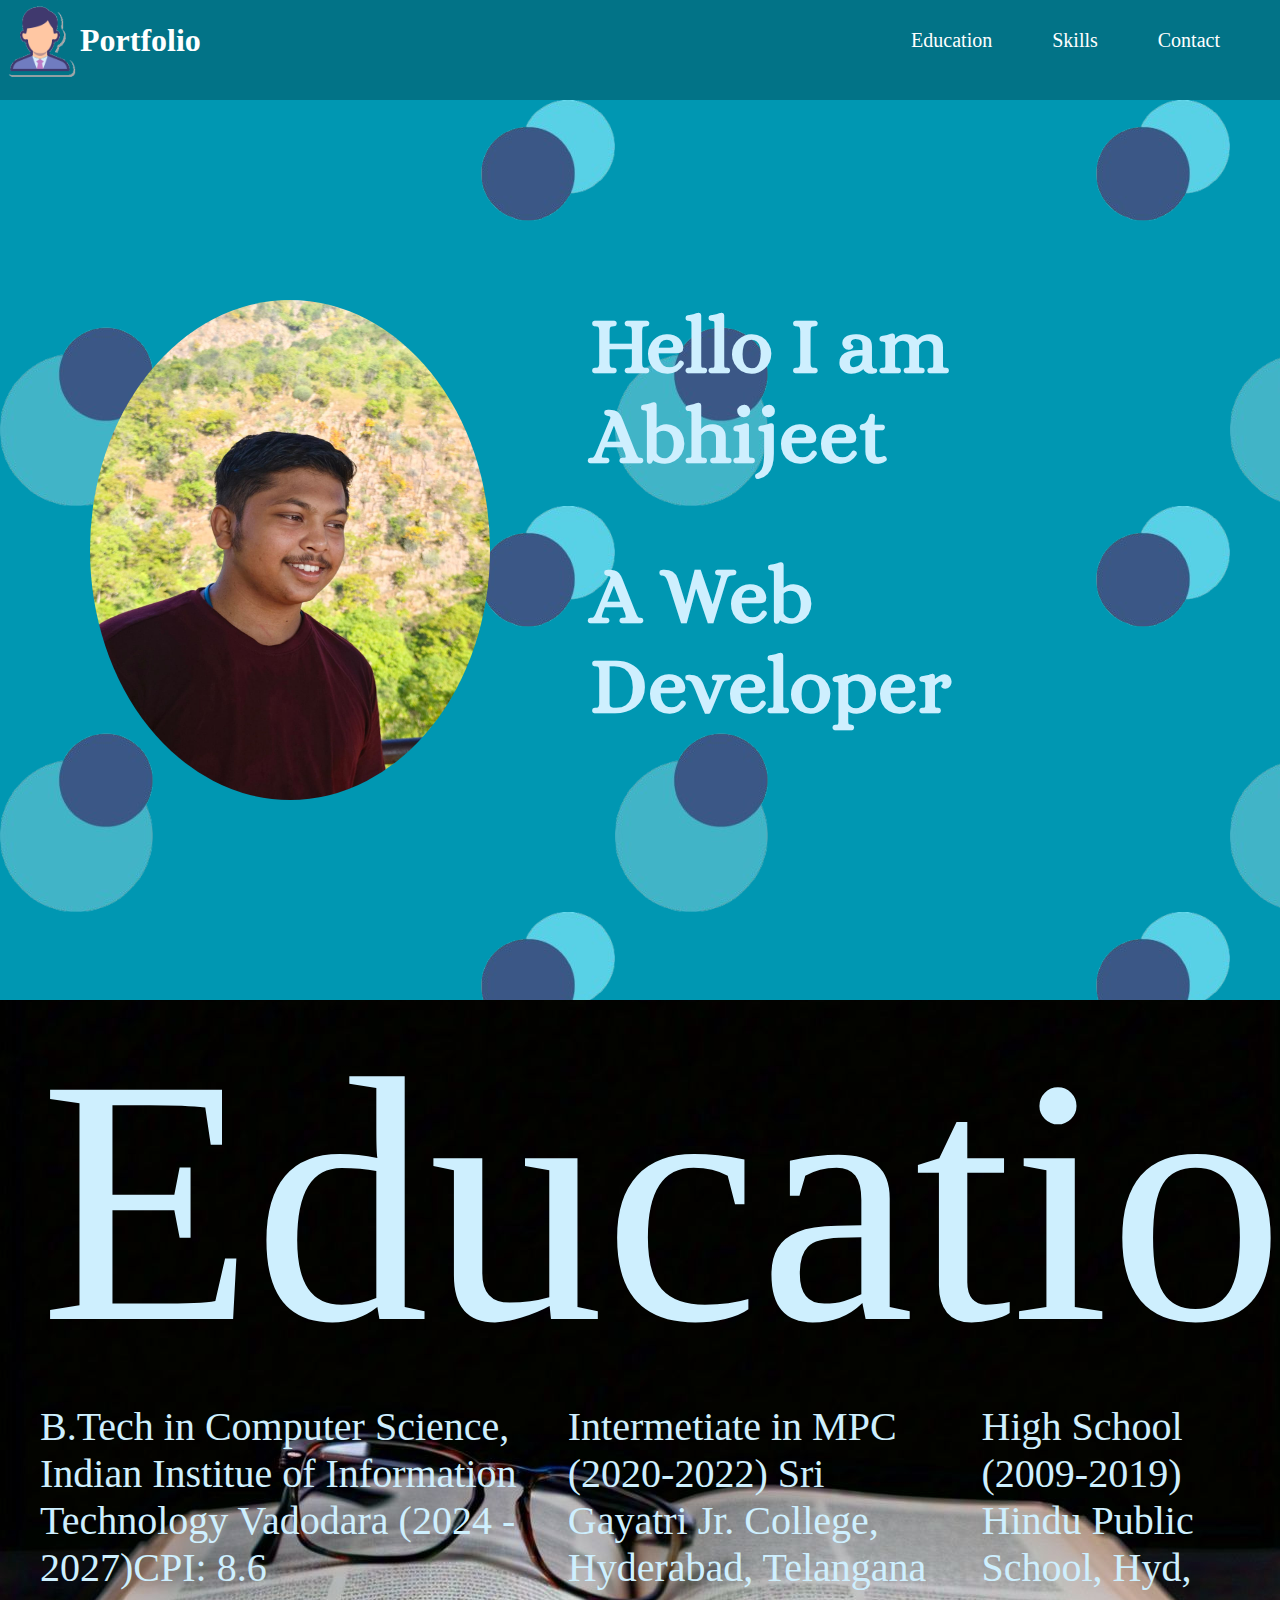
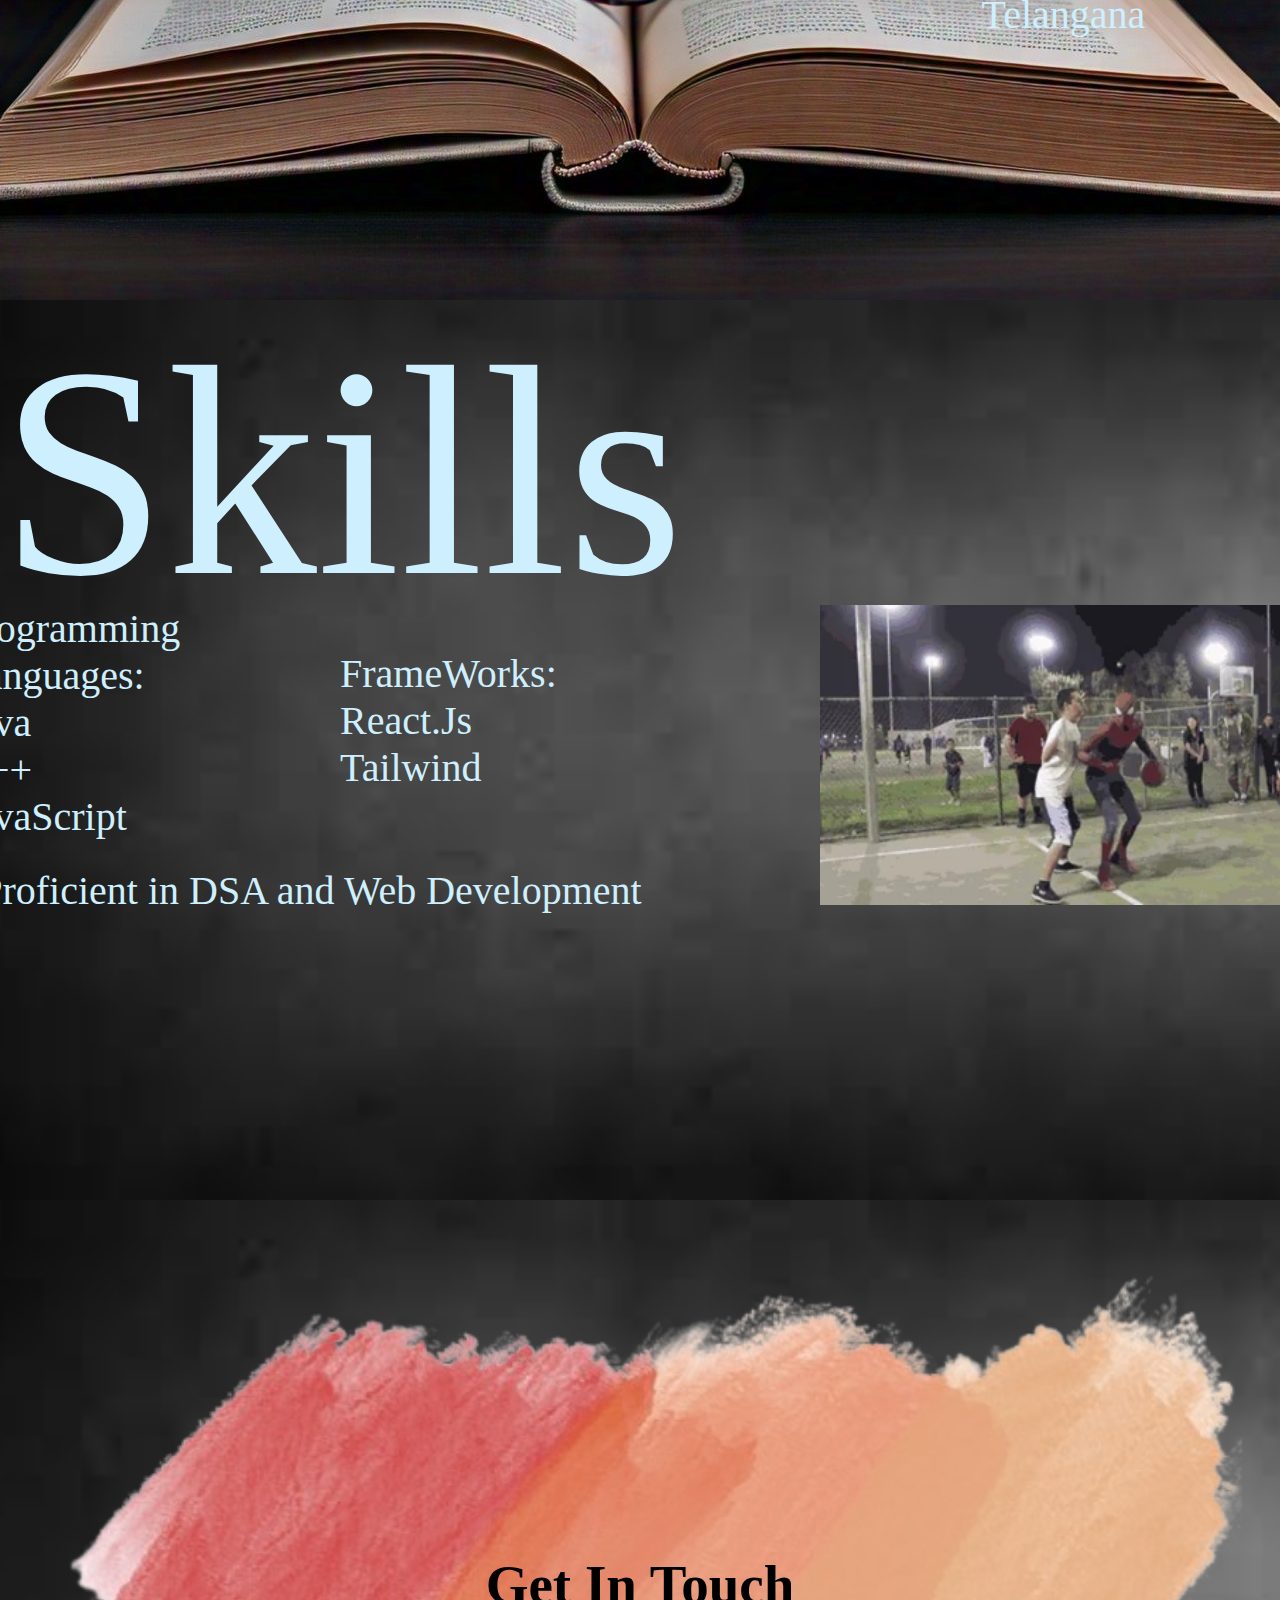
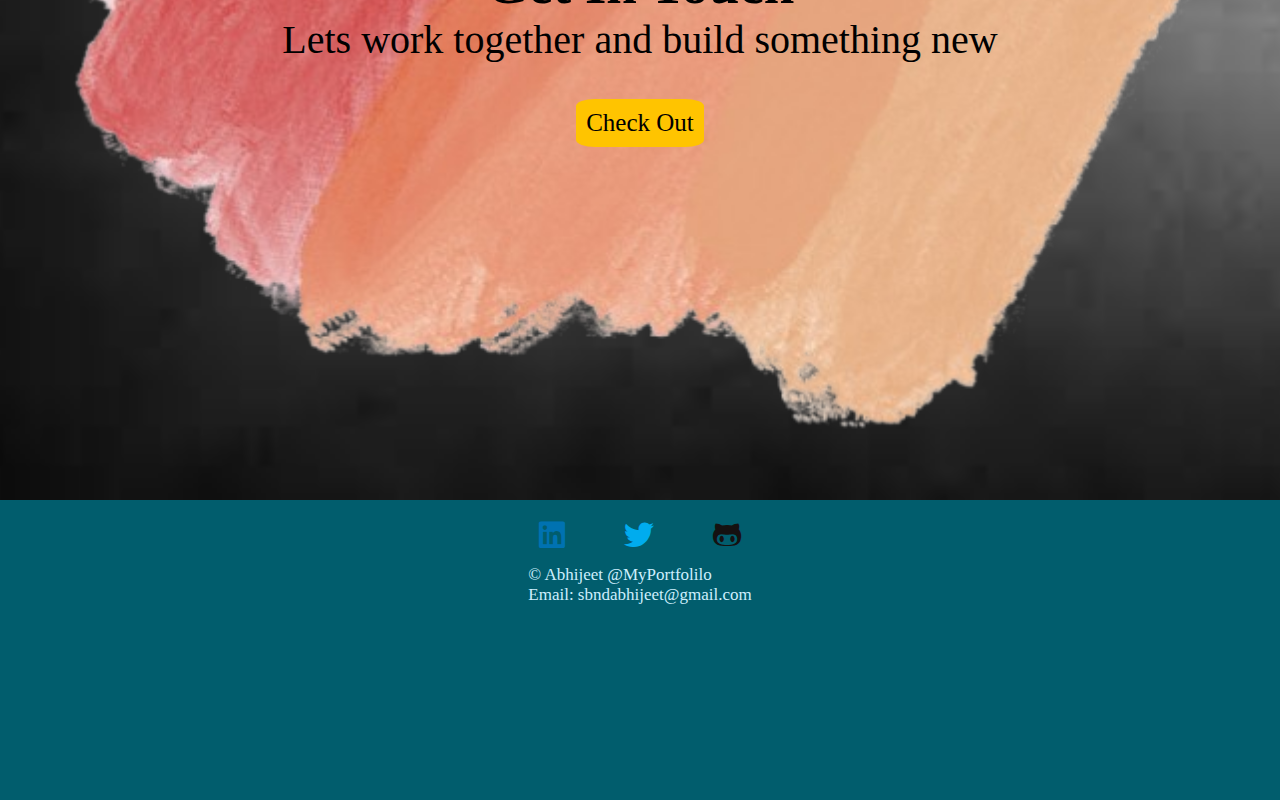
<file: index.html>
<!DOCTYPE html>
<html lang="en">
<head>
    <meta charset="UTF-8">
    <meta name="viewport" content="width=device-width, initial-scale=1.0">
    <link rel="stylesheet" href="https://cdnjs.cloudflare.com/ajax/libs/font-awesome/6.7.1/css/all.min.css" />
    <link rel="icon" href="./assests/icon.gif" type="image/x-icon">
    <link rel="stylesheet" href="style.css">
    <link rel="preconnect" href="https://fonts.googleapis.com">
    <link rel="preconnect" href="https://fonts.gstatic.com" crossorigin>
    <link href="https://fonts.googleapis.com/css2?family=Alice&family=Poppins:ital,wght@0,100;0,200;0,300;0,400;0,500;0,600;0,700;0,800;0,900;1,100;1,200;1,300;1,400;1,500;1,600;1,700;1,800;1,900&display=swap" rel="stylesheet">
    <title>Portfolio</title>
</head>
<body>
    <div> 
        <header>
            <div class="header-container">
                <img class="icon" src="./assests/icon.gif" alt="Portfolio-icon">
                <h1>Portfolio</h1>
                <div class="head-inner-container">
                    <a class="header-options" href="#edu">Education</a>
                    <a class="header-options" href="#skill">Skills</a>
                    <a class="header-options" href="#contact">Contact</a>
                </div>
            </div>
        </header>

        <!-- Landing Page -->
        <div class="landing">
            <div class="design">
                <div class="design-profile">
                    <div class="container"> 
                        <img class="profile-img" src="./assests/Profile_photo.jpg" alt="Profile_photo">
                        <p class="profile-font">Hello I am Abhijeet
                        </p>
                        <p class="profile-font">A Web Developer</p>   
                    </div>
                </div>
            </div>
        </div>

        <!-- Education Page -->
        <div class="edu-page" id="edu">
            <h1 class="edu-head" >Education</h1>
            <div class="container-edu" style="display: flex; text-wrap: wrap;">
                <p class="edu-text">B.Tech in Computer Science, 
                    Indian Institue of Information Technology Vadodara (2024 - 2027)CPI: 8.6</p>
                    <br>
                <p class="edu-text">Intermetiate in MPC (2020-2022)
                    Sri Gayatri Jr. College, Hyderabad, Telangana</p>
                    <br>
                <p class="edu-text">High School (2009-2019)
                    Hindu Public School, Hyd, Telangana</p>
            </div>
        </div>

        <!-- Skills Page -->
        <div class="skill-page " id="skill">
            <div class="skill-page-arrange">
                <div  class="skill-head">Skills</div>

                <div class="skill-container">
    
                    <div class="skill-data">
                        <div class="grid-skill">
                            <div>
                                <p>Programming</p>
                                <p> Languages: </p>
                                <p>Java </p>
                                <p>C++ </p>
                                <p>JavaScript</p>
                            </div>
                            <div style="margin-top: 45px;">    
                                <p>FrameWorks:</p>
                                <p>React.Js</p>
                                <p>Tailwind</p>
                            </div>
                            <div class="skill-text">Proficient in DSA and Web Development</div>
                        </div>
                    </div>
                    <div class="skill-img" >
                        <img  style="width: 500px; height: 300px;" src="./assests/200.webp" alt="my-skills">
                    </div>
                </div>
            </div>
        </div>

        <!-- Contact Page -->
        <div class="contact-page" id="contact">
            <div class="send-off">
                <h1 style="font-size: 55px;">
                    Get In Touch
                </h1>
                
                <p style="font-size: 40px;">Lets work together and build something new</p>
                <br>
                <br>
                <a href="https://github.com/sbndAbhijeet" target="_blank"
                class="btn">Check Out</a>
                
                
            </div>
        </div>

        <!-- Footer -->
        <footer>
            <div class="foot">

                <div class="icons-arrange">
                    <a href="https://www.linkedin.com/in/sapparapu-abhijeet-1b0a11282/" target="_blank">
                    <i class="icons fa-brands fa-linkedin"></i>
                    </a>
                    <i class="icons fa-brands fa-twitter"></i>
                    <a href="https://github.com/sbndAbhijeet" target="_blank">
                    <i class="icons fa-brands fa-github-alt"></i>
                    </a> 
                </div>

                <div class="foot-text">
                    <p>© Abhijeet @MyPortfolilo</p>
                    <p>Email: sbndabhijeet@gmail.com</p>
                </div>

            </div>
        </footer>

    </div>
</body>
</html>
</file>
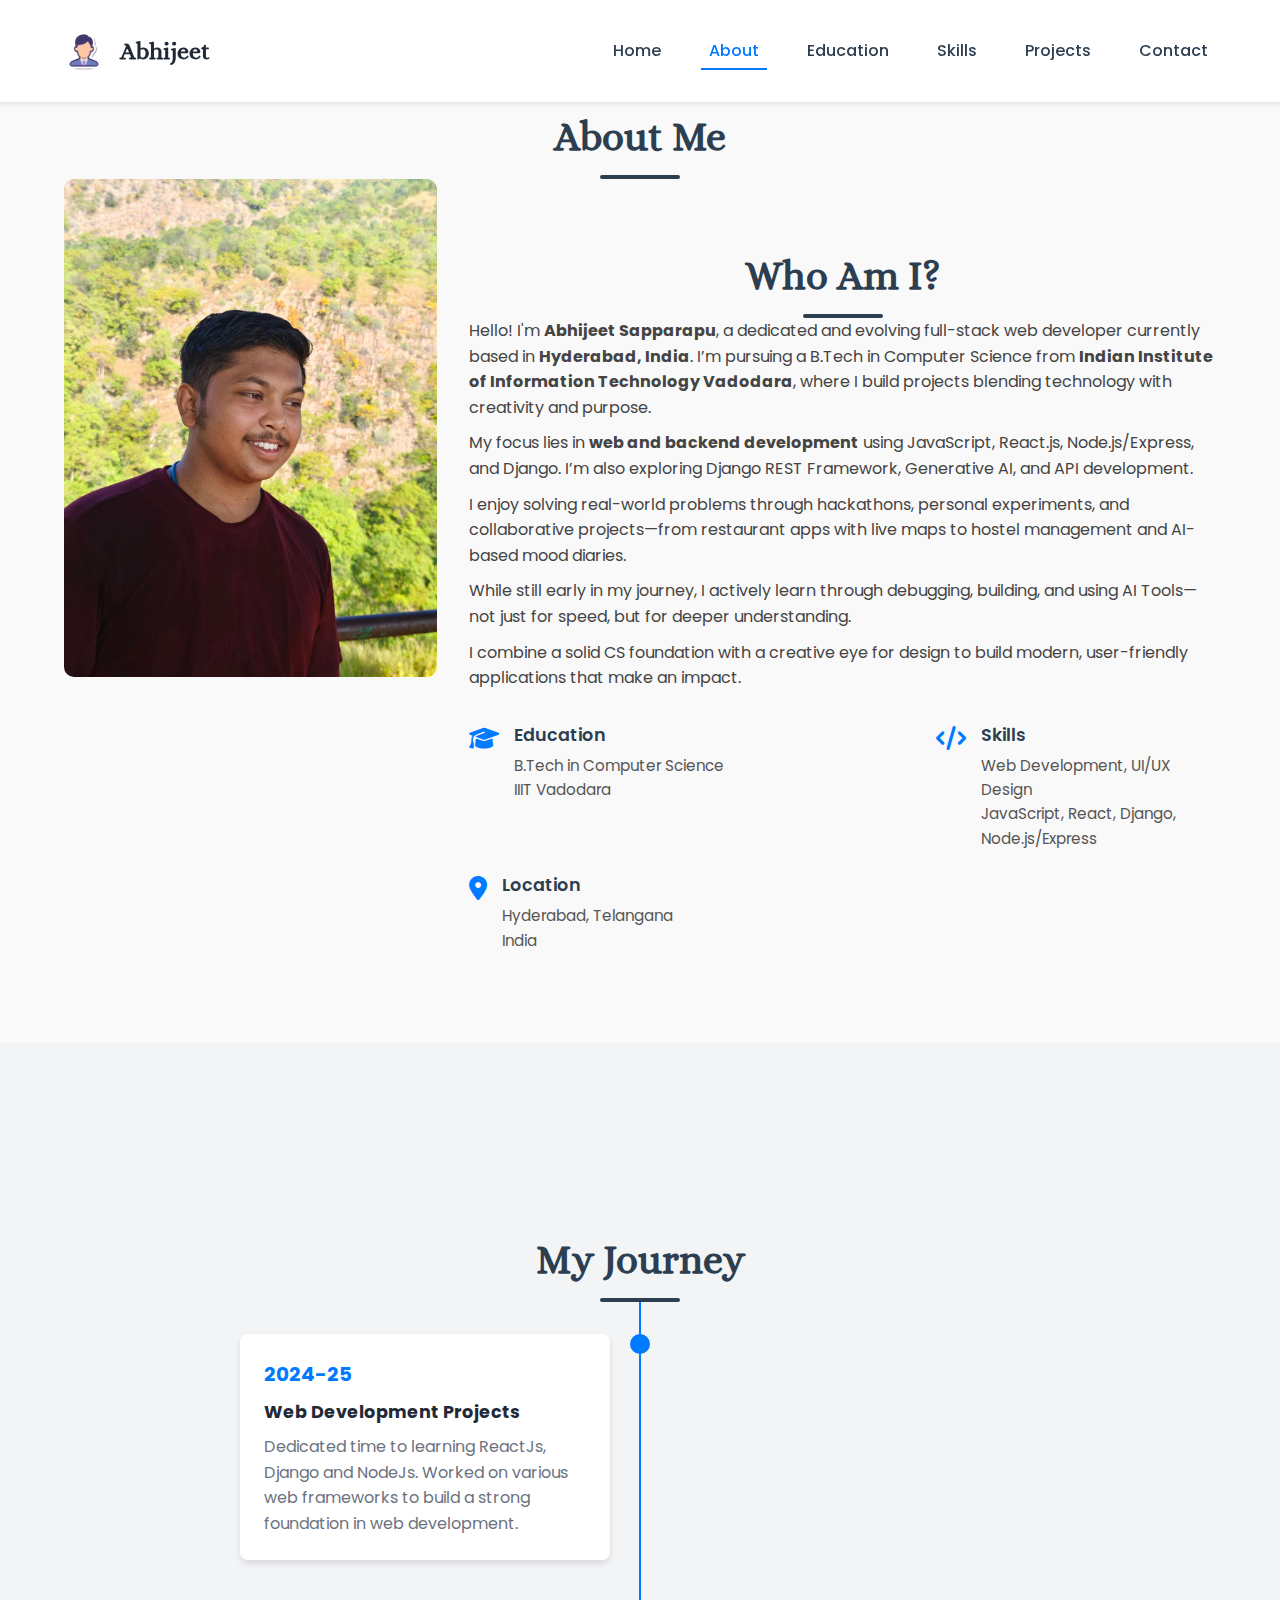
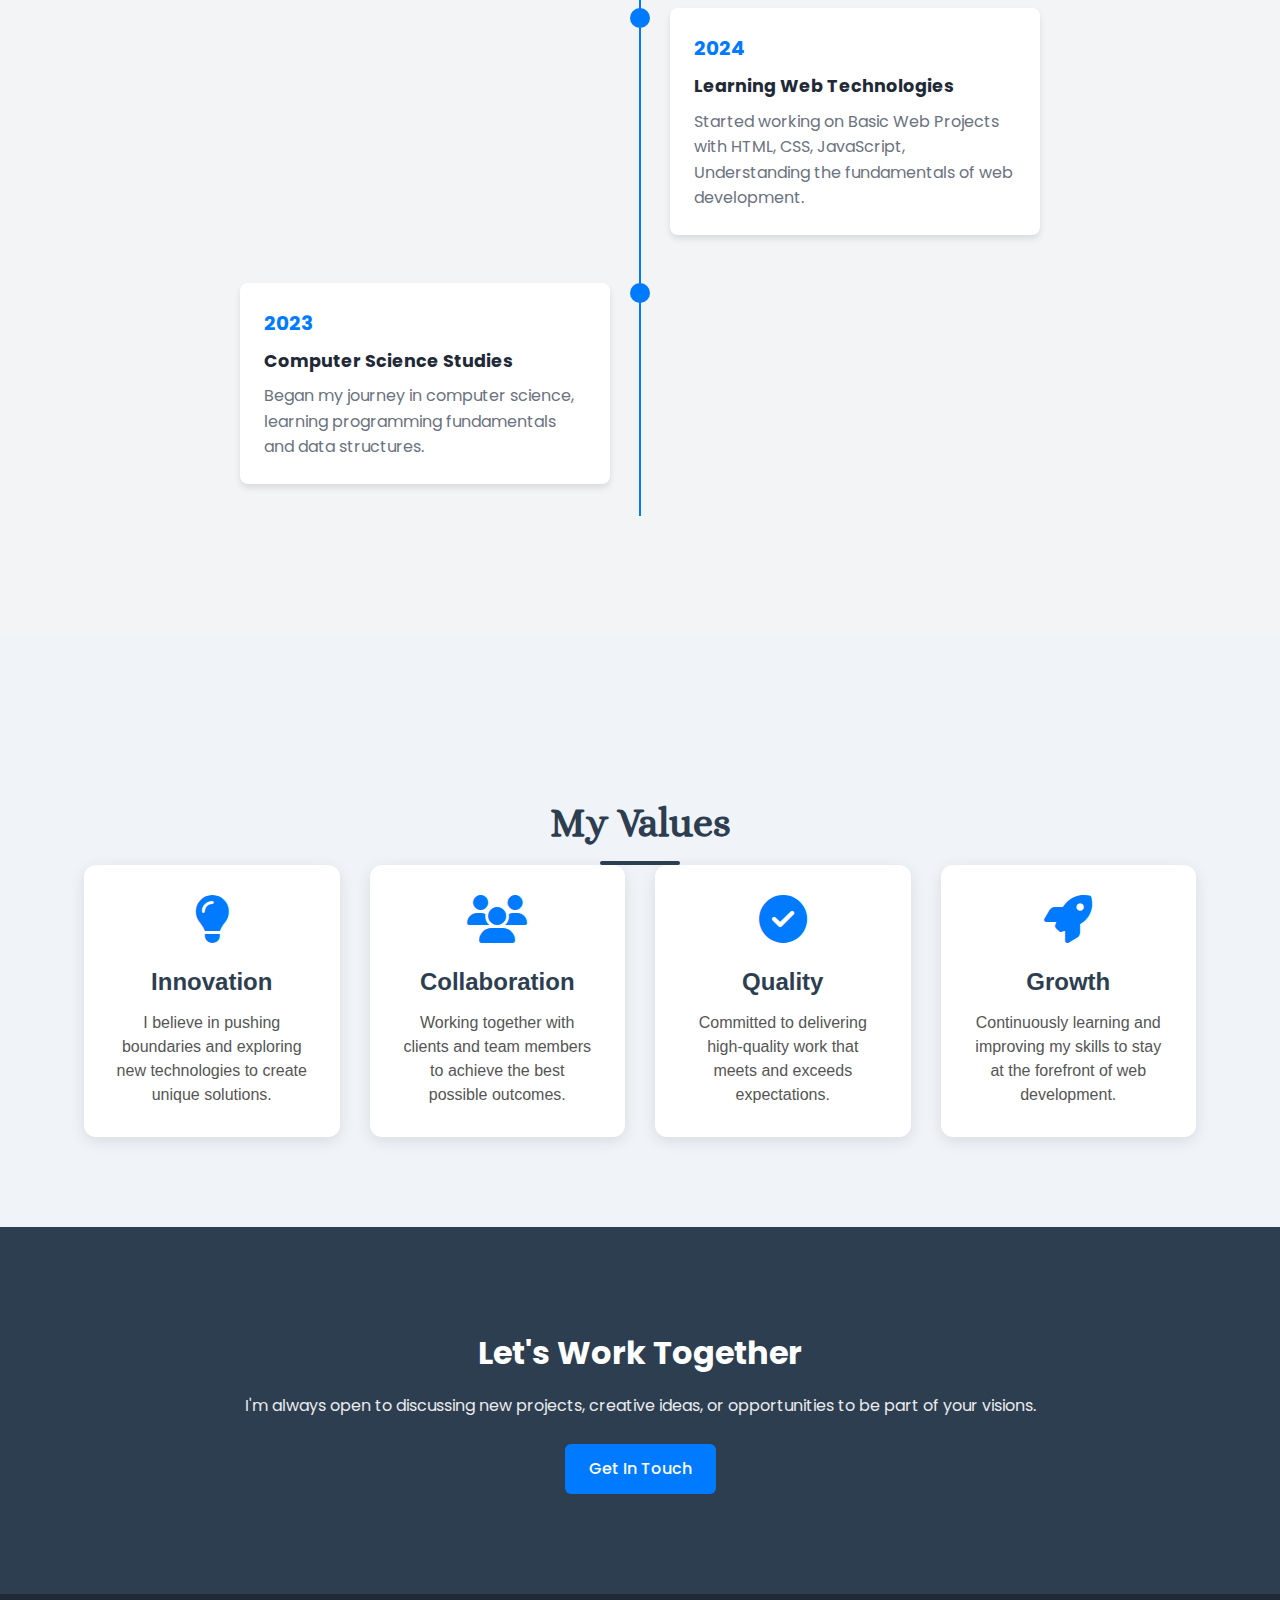
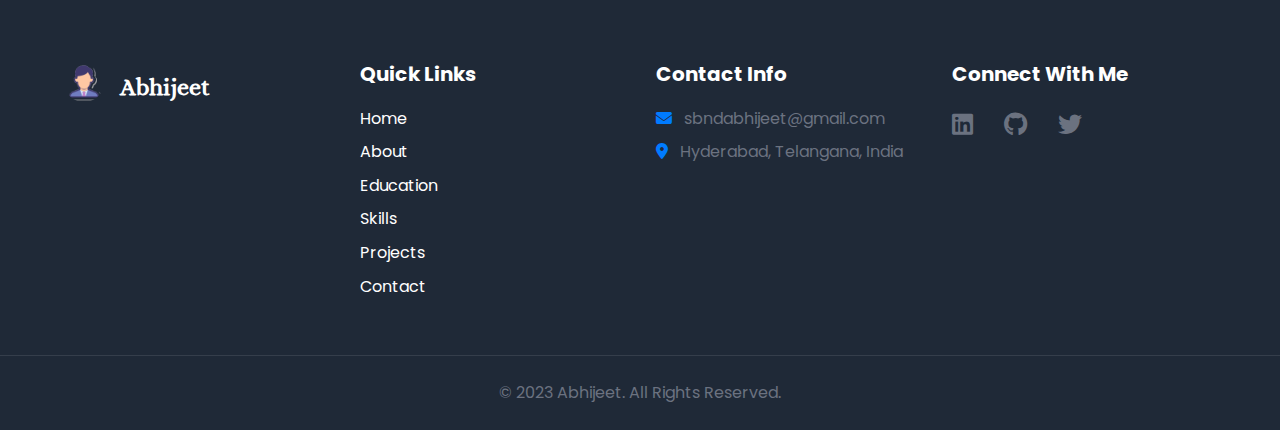
<file: about.html>
<!DOCTYPE html>
<html lang="en">
<head>
    <meta charset="UTF-8">
    <meta name="viewport" content="width=device-width, initial-scale=1.0">
    <link rel="stylesheet" href="https://cdnjs.cloudflare.com/ajax/libs/font-awesome/6.4.2/css/all.min.css" />
    <link rel="icon" href="./assets/icon.gif" type="image/x-icon">
    <link rel="stylesheet" href="css/style.css">
    <link rel="preconnect" href="https://fonts.googleapis.com">
    <link rel="preconnect" href="https://fonts.gstatic.com" crossorigin>
    <link href="https://fonts.googleapis.com/css2?family=Alice&family=Poppins:wght@300;400;500;600;700&display=swap" rel="stylesheet">
    <title>About Me | Abhijeet</title>
</head>
<body>
    <header>
        <div class="header-container">
            <div class="logo">
                <img class="icon" src="./assets/icon.gif" alt="Portfolio-icon">
                <h1>Abhijeet</h1>
            </div>
            <nav>
                <ul class="nav-links">
                    <li><a href="index.html">Home</a></li>
                    <li><a href="about.html" class="active">About</a></li>
                    <li><a href="education.html">Education</a></li>
                    <li><a href="skills.html">Skills</a></li>
                    <li><a href="projects.html">Projects</a></li>
                    <li><a href="contact.html">Contact</a></li>
                </ul>
                <div class="hamburger">
                    <span></span>
                    <span></span>
                    <span></span>
                </div>
            </nav>
        </div>
    </header>

    <main>
        <!-- About Hero Section -->

        <section class="about-hero">
            <div class="container">
                <h1 class="section-title">About Me</h1>
                <div class="about-flex" style="display: flex; flex-wrap: wrap; gap: 2rem; align-items: flex-start;">

                    <!-- Profile Image -->
                    <div class="about-image" style="flex: 1; min-width: 250px;">
                        <img src="./assets/Profile_photo.jpg" alt="Abhijeet - Profile Photo" style="width: 100%; border-radius: 10px;">
                    </div>

                    <!-- About Text -->
                    <div class="about-text" style="flex: 2; min-width: 300px;">
                        <h2 class="section-title">Who Am I?</h2>
                        <p>Hello! I'm <strong>Abhijeet Sapparapu</strong>, a dedicated and evolving full-stack web developer currently based in <strong>Hyderabad, India</strong>. I’m pursuing a B.Tech in Computer Science from <strong>Indian Institute of Information Technology Vadodara</strong>, where I build projects blending technology with creativity and purpose.</p>

                        <p>My focus lies in <strong>web and backend development</strong> using JavaScript, React.js, Node.js/Express, and Django. I’m also exploring Django REST Framework, Generative AI, and API development.</p>

                        <p>I enjoy solving real-world problems through hackathons, personal experiments, and collaborative projects—from restaurant apps with live maps to hostel management and AI-based mood diaries.</p>

                        <p>While still early in my journey, I actively learn through debugging, building, and using AI Tools—not just for speed, but for deeper understanding.</p>

                        <p>I combine a solid CS foundation with a creative eye for design to build modern, user-friendly applications that make an impact.</p>

                        <div class="about-details">
                            <div class="detail-item">
                                <i class="fas fa-graduation-cap"></i>
                                <div>
                                    <h3>Education</h3>
                                    <p>B.Tech in Computer Science</p>
                                    <p>IIIT Vadodara</p>
                                </div>
                            </div>
                            <div class="detail-item">
                                <i class="fas fa-code"></i>
                                <div>
                                    <h3>Skills</h3>
                                    <p>Web Development, UI/UX Design</p>
                                    <p>JavaScript, React, Django, Node.js/Express</p>
                                </div>
                            </div>
                            <div class="detail-item">
                                <i class="fas fa-map-marker-alt"></i>
                                <div>
                                    <h3>Location</h3>
                                    <p>Hyderabad, Telangana</p>
                                    <p>India</p>
                                </div>
                            </div>
                        </div>
                    </div>

                </div>
            </div>
        </section>

                

        <!-- Journey Section -->
        <section class="journey-section">
            <div class="container">
                <h2 class="section-title">My Journey</h2>
                <div class="timeline">
                    <div class="timeline-item">
                        <div class="timeline-dot"></div>
                        <div class="timeline-content">
                            <h3>2024-25</h3>
                            <h4>Web Development Projects</h4>
                            <p>Dedicated time to learning ReactJs, Django and NodeJs. Worked on various web frameworks to build a strong foundation in web development.</p>
                        </div>
                    </div>
                    <div class="timeline-item">
                        <div class="timeline-dot"></div>
                        <div class="timeline-content">
                            <h3>2024</h3>
                            <h4>Learning Web Technologies</h4>
                            <p>Started working on Basic Web Projects with HTML, CSS, JavaScript, Understanding the fundamentals of web development.</p>
                        </div>
                    </div>
                    <div class="timeline-item">
                        <div class="timeline-dot"></div>
                        <div class="timeline-content">
                            <h3>2023</h3>
                            <h4>Computer Science Studies</h4>
                            <p>Began my journey in computer science, learning programming fundamentals and data structures.</p>
                        </div>
                    </div>
                </div>
            </div>
        </section>

        <!-- Values Section -->
        <section class="values-section">
        <div class="container">
            <h2 class="section-title">My Values</h2>
            <div class="values-grid">
            <div class="value-card">
                <i class="fas fa-lightbulb"></i>
                <h3>Innovation</h3>
                <p>I believe in pushing boundaries and exploring new technologies to create unique solutions.</p>
            </div>
            <div class="value-card">
                <i class="fas fa-users"></i>
                <h3>Collaboration</h3>
                <p>Working together with clients and team members to achieve the best possible outcomes.</p>
            </div>
            <div class="value-card">
                <i class="fas fa-check-circle"></i>
                <h3>Quality</h3>
                <p>Committed to delivering high-quality work that meets and exceeds expectations.</p>
            </div>
            <div class="value-card">
                <i class="fas fa-rocket"></i>
                <h3>Growth</h3>
                <p>Continuously learning and improving my skills to stay at the forefront of web development.</p>
            </div>
            </div>
        </div>
        </section>


        <!-- CTA Section -->
        <section class="cta-section">
            <div class="container">
                <div class="cta-content">
                    <h2>Let's Work Together</h2>
                    <p>I'm always open to discussing new projects, creative ideas, or opportunities to be part of your visions.</p>
                    <a href="contact.html" class="btn btn-primary">Get In Touch</a>
                </div>
            </div>
        </section>
    </main>

    <footer>
        <div class="footer-container">
            <div class="footer-logo">
                <img class="icon" src="./assets/icon.gif" alt="Portfolio-icon">
                <h2>Abhijeet</h2>
            </div>
            <div class="footer-links">
                <h3>Quick Links</h3>
                <ul>
                    <li><a href="index.html">Home</a></li>
                    <li><a href="about.html">About</a></li>
                    <li><a href="education.html">Education</a></li>
                    <li><a href="skills.html">Skills</a></li>
                    <li><a href="projects.html">Projects</a></li>
                    <li><a href="contact.html">Contact</a></li>
                </ul>
            </div>
            <div class="footer-contact">
                <h3>Contact Info</h3>
                <p><i class="fas fa-envelope"></i> sbndabhijeet@gmail.com</p>
                <p><i class="fas fa-map-marker-alt"></i> Hyderabad, Telangana, India</p>
            </div>
            <div class="footer-social">
                <h3>Connect With Me</h3>
                <div class="social-icons">
                    <a href="https://www.linkedin.com/in/sapparapu-abhijeet-1b0a11282/" target="_blank">
                        <i class="fab fa-linkedin"></i>
                    </a>
                    <a href="https://github.com/sbndAbhijeet" target="_blank">
                        <i class="fab fa-github"></i>
                    </a>
                    <a href="#" target="_blank">
                        <i class="fab fa-twitter"></i>
                    </a>
                </div>
            </div>
        </div>
        <div class="footer-bottom">
            <p>&copy; 2023 Abhijeet. All Rights Reserved.</p>
        </div>
    </footer>

    <script src="js/main.js"></script>
</body>
</html>
</file>
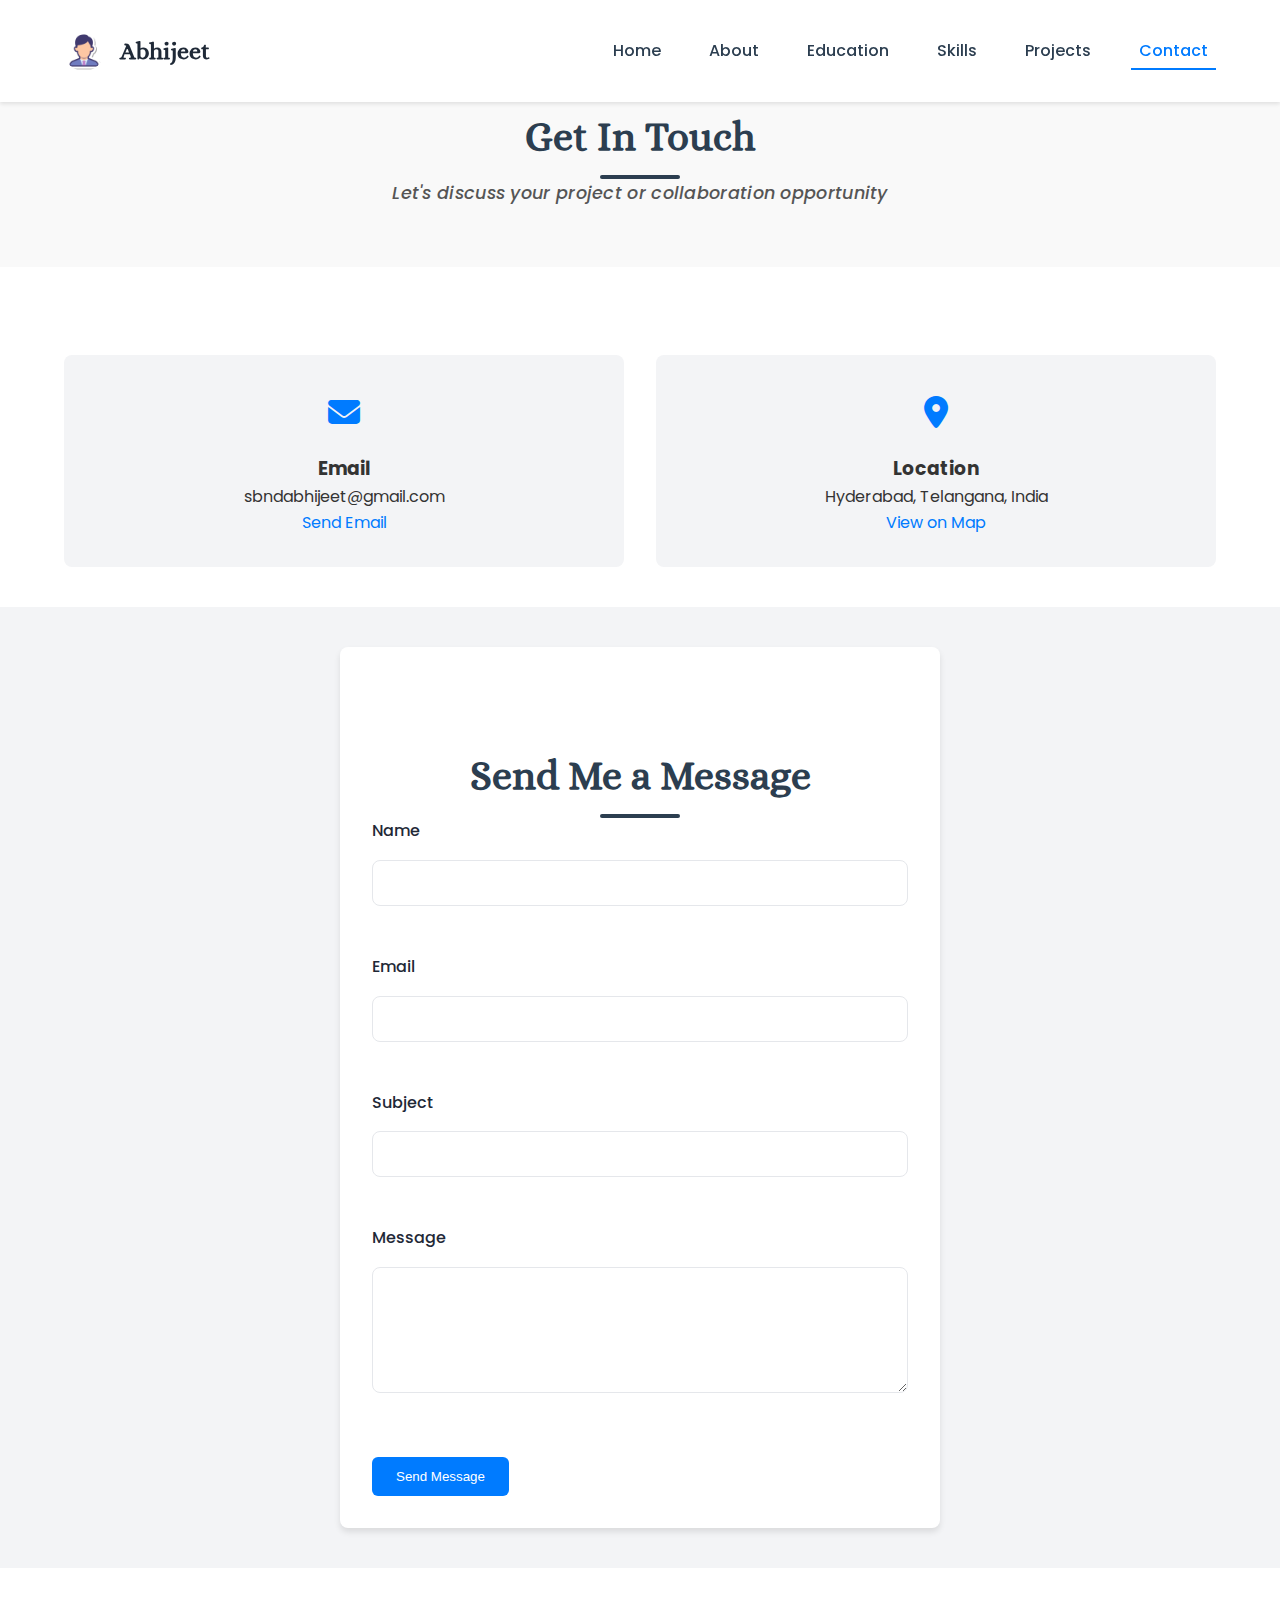
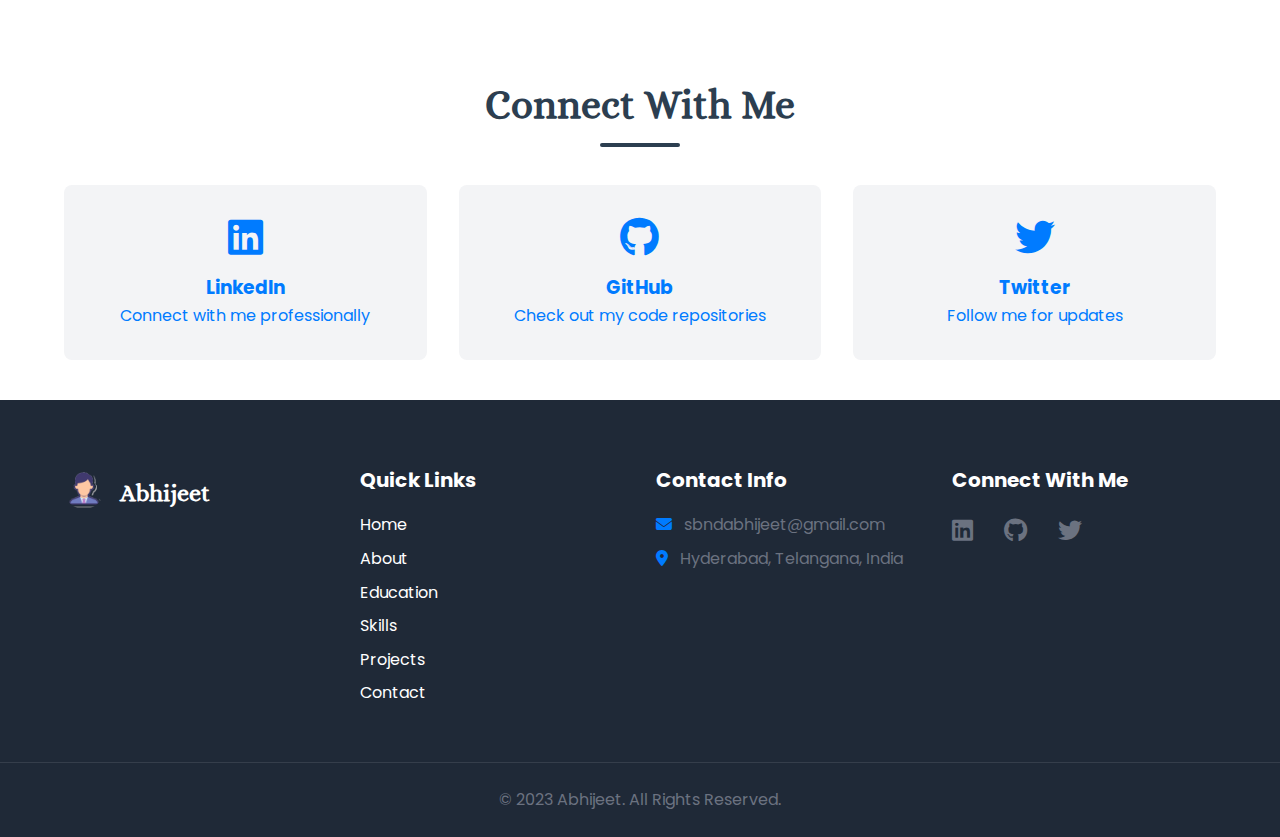
<file: contact.html>
<!DOCTYPE html>
<html lang="en">
<head>
    <meta charset="UTF-8">
    <meta name="viewport" content="width=device-width, initial-scale=1.0">
    <link rel="stylesheet" href="https://cdnjs.cloudflare.com/ajax/libs/font-awesome/6.4.2/css/all.min.css" />
    <link rel="icon" href="./assets/icon.gif" type="image/x-icon">
    <link rel="stylesheet" href="css/style.css">
    <link rel="preconnect" href="https://fonts.googleapis.com">
    <link rel="preconnect" href="https://fonts.gstatic.com" crossorigin>
    <link href="https://fonts.googleapis.com/css2?family=Alice&family=Poppins:wght@300;400;500;600;700&display=swap" rel="stylesheet">
    <title>Contact | Abhijeet</title>
</head>
<body>
    <header>
        <div class="header-container">
            <div class="logo">
                <img class="icon" src="./assets/icon.gif" alt="Portfolio-icon">
                <h1>Abhijeet</h1>
            </div>
            <nav>
                <ul class="nav-links">
                    <li><a href="index.html">Home</a></li>
                    <li><a href="about.html">About</a></li>
                    <li><a href="education.html">Education</a></li>
                    <li><a href="skills.html">Skills</a></li>
                    <li><a href="projects.html">Projects</a></li>
                    <li><a href="contact.html" class="active">Contact</a></li>
                </ul>
                <div class="hamburger">
                    <span></span>
                    <span></span>
                    <span></span>
                </div>
            </nav>
        </div>
    </header>

    <main>
        <!-- Contact Hero Section -->
        <section class="contact-hero">
            <div class="container">
                <h1 class="section-title">Get In Touch</h1>
                <p class="section-subtitle">Let's discuss your project or collaboration opportunity</p>
            </div>
        </section>

        <!-- Contact Information Section -->
        <section class="contact-info">
            <div class="container">
                <div class="contact-grid">
                    <div class="contact-card">
                        <div class="contact-icon">
                            <i class="fas fa-envelope"></i>
                        </div>
                        <h3>Email</h3>
                        <p>sbndabhijeet@gmail.com</p>
                        <a href="mailto:sbndabhijeet@gmail.com" class="contact-link">Send Email</a>
                    </div>
                    <div class="contact-card">
                        <div class="contact-icon">
                            <i class="fas fa-map-marker-alt"></i>
                        </div>
                        <h3>Location</h3>
                        <p>Hyderabad, Telangana, India</p>
                        <a href="https://www.google.com/maps/place/SRT+375,+Sanath+Nagar,+Hyderabad/@17.4553747,78.4424777,17z/data=!3m1!4b1!4m6!3m5!1s0x3bcb91005e598d85:0xd73b8bad53452502!8m2!3d17.4553747!4d78.4450526!16s%2Fg%2F11x7f5ltg_?authuser=0&entry=ttu&g_ep=EgoyMDI1MDUwNi4wIKXMDSoASAFQAw%3D%3D" target="_blank" class="contact-link">View on Map</a>
                    </div>
                </div>
            </div>
        </section>

        <!-- Contact Form Section -->
        <section class="contact-form-section">
            <div class="container">
                <div class="contact-form-container">
                    <h2 class="section-title">Send Me a Message</h2>
                    <div class="form-success" id="formSuccess">
                        <i class="fas fa-check-circle"></i> Thank you for your message! I will get back to you soon.
                    </div>
                    <form id="contactForm" class="contact-form" action="https://formspree.io/f/xyzwpjnv" method="POST">
                        <div class="form-group">
                            <label for="name">Name</label>
                            <input type="text" id="name" name="name" required>
                        </div>
                        <div class="form-group">
                            <label for="email">Email</label>
                            <input type="email" id="email" name="email" required>
                        </div>
                        <div class="form-group">
                            <label for="subject">Subject</label>
                            <input type="text" id="subject" name="subject" required>
                        </div>
                        <div class="form-group">
                            <label for="message">Message</label>
                            <textarea id="message" name="message" rows="5" required></textarea>
                        </div>
                        <button type="submit" class="btn btn-primary">Send Message</button>
                    </form>
                </div>
            </div>
        </section>

        <!-- Social Media Section -->
        <section class="social-media-section">
            <div class="container">
                <h2 class="section-title">Connect With Me</h2>
                <div class="social-media-grid">
                    <a href="https://www.linkedin.com/in/sapparapu-abhijeet-1b0a11282/" target="_blank" class="social-card">
                        <i class="fab fa-linkedin"></i>
                        <h3>LinkedIn</h3>
                        <p>Connect with me professionally</p>
                    </a>
                    <a href="https://github.com/sbndAbhijeet" target="_blank" class="social-card">
                        <i class="fab fa-github"></i>
                        <h3>GitHub</h3>
                        <p>Check out my code repositories</p>
                    </a>
                    <a href="#" target="_blank" class="social-card">
                        <i class="fab fa-twitter"></i>
                        <h3>Twitter</h3>
                        <p>Follow me for updates</p>
                    </a>
                </div>
            </div>
        </section>
    </main>

    <footer>
        <div class="footer-container">
            <div class="footer-logo">
                <img class="icon" src="./assets/icon.gif" alt="Portfolio-icon">
                <h2>Abhijeet</h2>
            </div>
            <div class="footer-links">
                <h3>Quick Links</h3>
                <ul>
                    <li><a href="index.html">Home</a></li>
                    <li><a href="about.html">About</a></li>
                    <li><a href="education.html">Education</a></li>
                    <li><a href="skills.html">Skills</a></li>
                    <li><a href="projects.html">Projects</a></li>
                    <li><a href="contact.html">Contact</a></li>
                </ul>
            </div>
            <div class="footer-contact">
                <h3>Contact Info</h3>
                <p><i class="fas fa-envelope"></i> sbndabhijeet@gmail.com</p>
                <p><i class="fas fa-map-marker-alt"></i> Hyderabad, Telangana, India</p>
            </div>
            <div class="footer-social">
                <h3>Connect With Me</h3>
                <div class="social-icons">
                    <a href="https://www.linkedin.com/in/sapparapu-abhijeet-1b0a11282/" target="_blank">
                        <i class="fab fa-linkedin"></i>
                    </a>
                    <a href="https://github.com/sbndAbhijeet" target="_blank">
                        <i class="fab fa-github"></i>
                    </a>
                    <a href="#" target="_blank">
                        <i class="fab fa-twitter"></i>
                    </a>
                </div>
            </div>
        </div>
        <div class="footer-bottom">
            <p>&copy; 2023 Abhijeet. All Rights Reserved.</p>
        </div>
    </footer>

    <script src="js/main.js"></script>
    <script>
        // Contact Form Validation and Submission
        document.addEventListener('DOMContentLoaded', function() {
            const contactForm = document.getElementById('contactForm');
            const formSuccess = document.getElementById('formSuccess');
            
            contactForm.addEventListener('submit', function(e) {
                e.preventDefault();
                
                // Get form values
                const name = document.getElementById('name').value.trim();
                const email = document.getElementById('email').value.trim();
                const subject = document.getElementById('subject').value.trim();
                const message = document.getElementById('message').value.trim();
                
                // Basic validation
                if (name === '' || email === '' || subject === '' || message === '') {
                    alert('Please fill in all fields');
                    return;
                }
                
                // Email validation
                const emailRegex = /^[^\s@]+@[^\s@]+\.[^\s@]+$/;
                if (!emailRegex.test(email)) {
                    alert('Please enter a valid email address');
                    return;
                }
                
                // If validation passes, submit the form
                const formData = new FormData(contactForm);
                
                // Using Formspree service to send the email
                fetch('https://formspree.io/f/sbndabhijeet@gmail.com', {
                    method: 'POST',
                    body: formData,
                    headers: {
                        'Accept': 'application/json'
                    }
                })
                .then(response => {
                    if (response.ok) {
                        // Show success message
                        formSuccess.classList.add('show');
                        contactForm.reset();
                        
                        // Hide success message after 5 seconds
                        setTimeout(() => {
                            formSuccess.classList.remove('show');
                        }, 5000);
                    } else {
                        throw new Error('Form submission failed');
                    }
                })
                .catch(error => {
                    console.error('Error:', error);
                    alert('There was a problem submitting your form. Please try again later.');
                });
            });
        });
    </script>
</body>
</html>
</file>
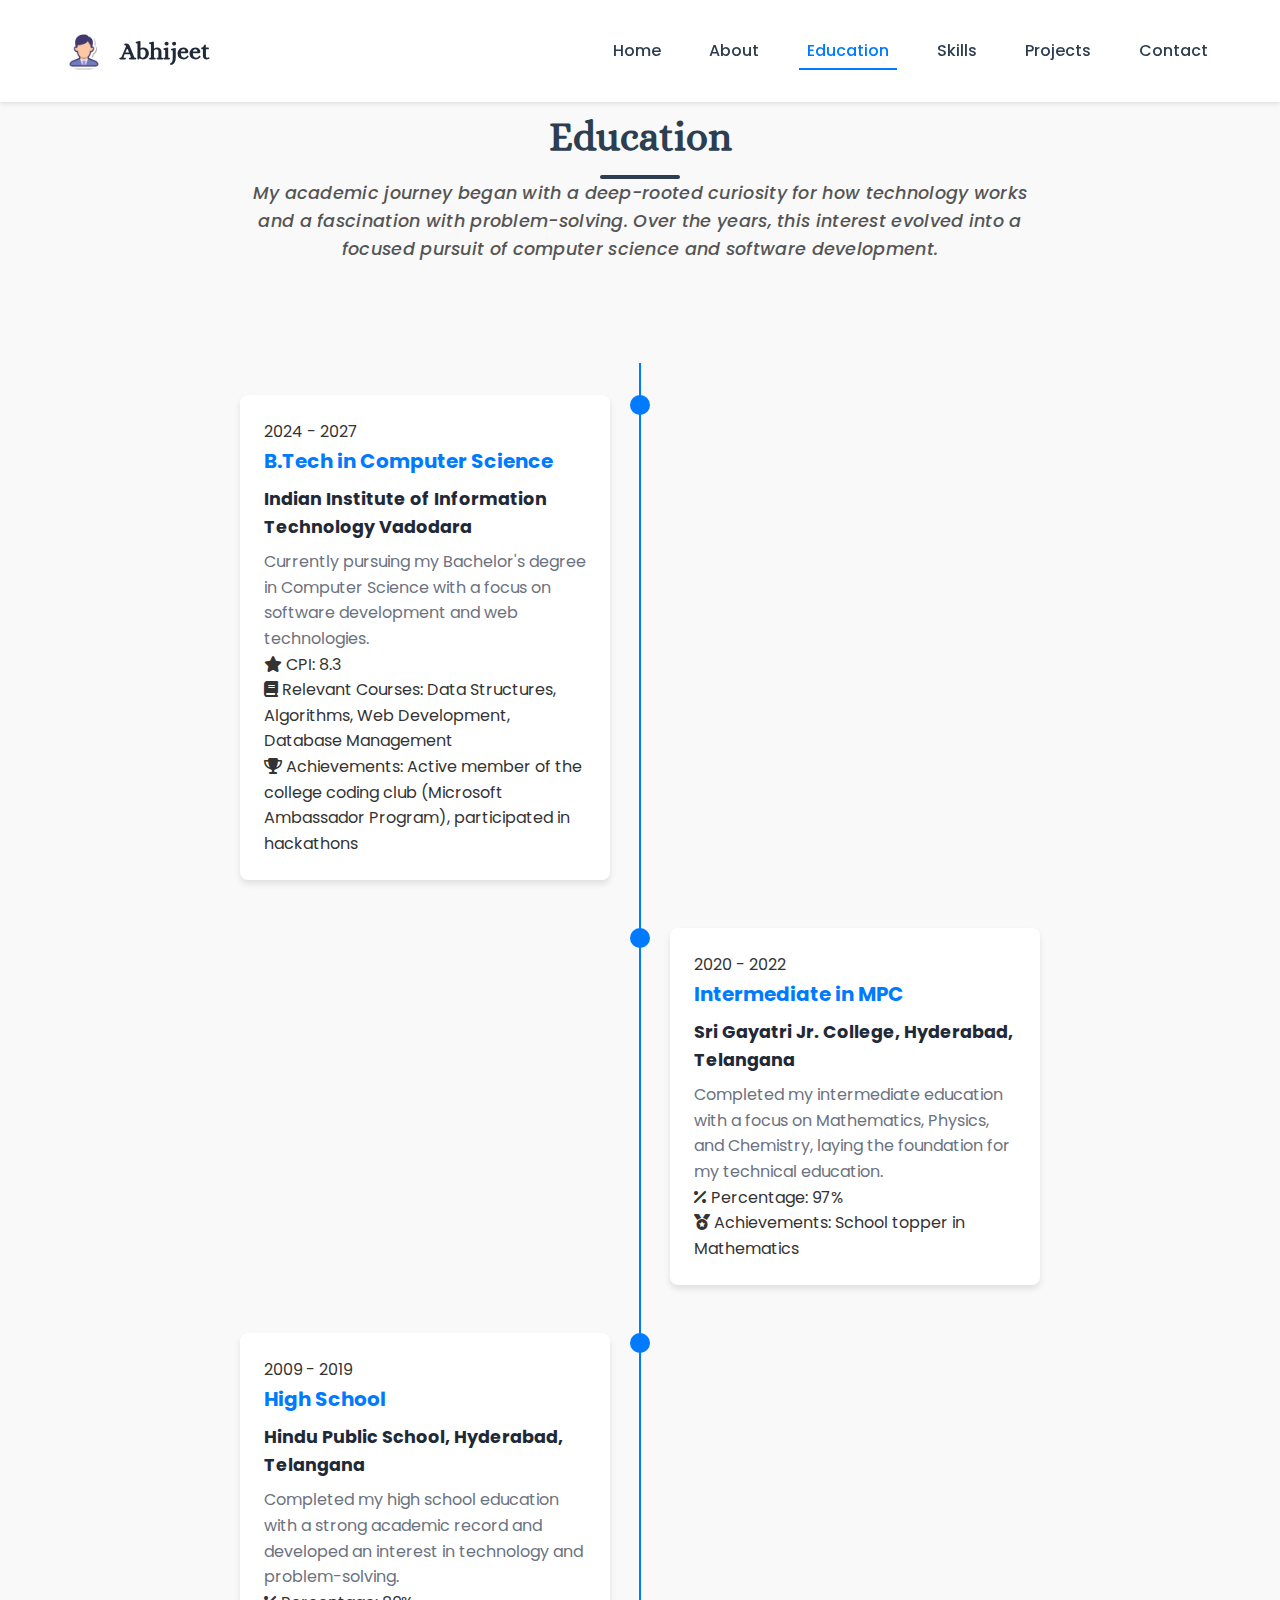
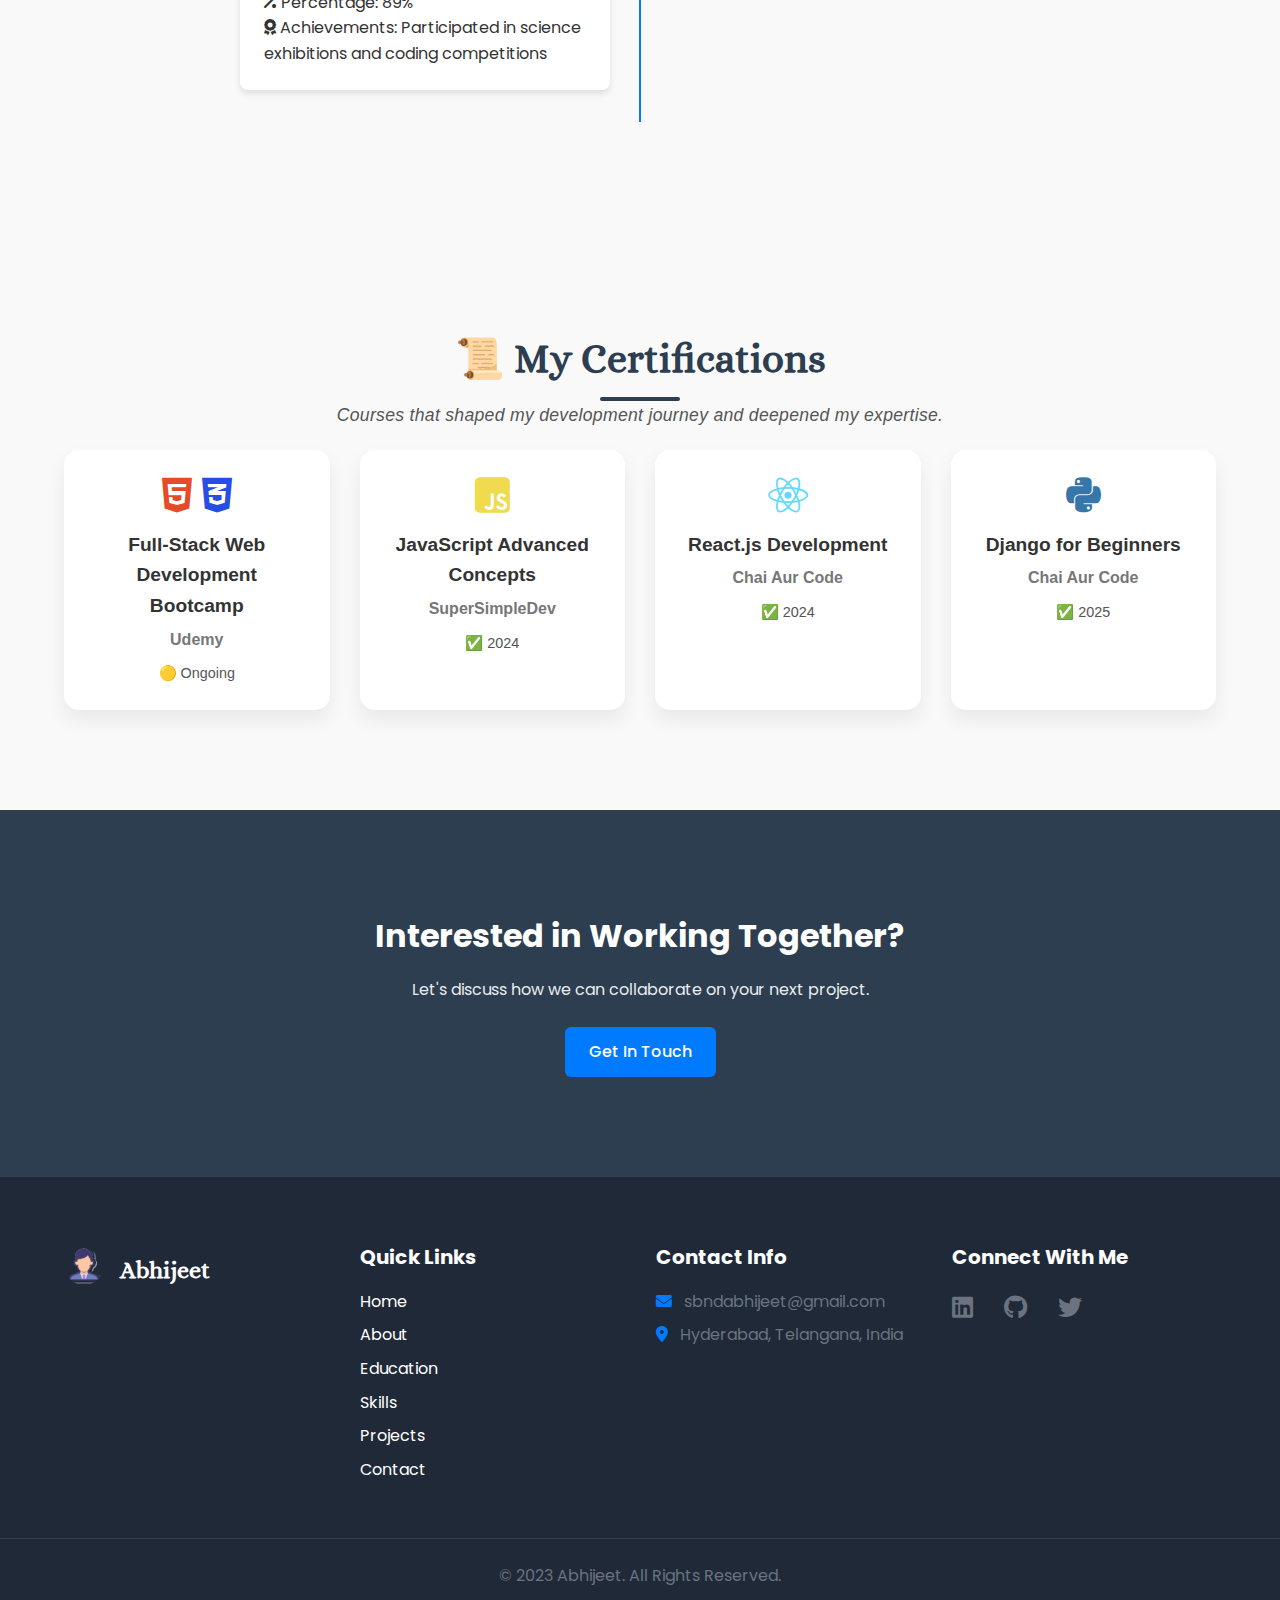
<file: education.html>
<!DOCTYPE html>
<html lang="en">
<head>
    <meta charset="UTF-8">
    <meta name="viewport" content="width=device-width, initial-scale=1.0">
    <link rel="stylesheet" href="https://cdnjs.cloudflare.com/ajax/libs/font-awesome/6.4.2/css/all.min.css" />
    <link rel="icon" href="./assets/icon.gif" type="image/x-icon">
    <link rel="stylesheet" href="css/style.css">
    <link rel="preconnect" href="https://fonts.googleapis.com">
    <link rel="preconnect" href="https://fonts.gstatic.com" crossorigin>
    <link href="https://fonts.googleapis.com/css2?family=Alice&family=Poppins:wght@300;400;500;600;700&display=swap" rel="stylesheet">
    <title>Education | Abhijeet</title>
</head>
<body>
    <header>
        <div class="header-container">
            <div class="logo">
                <img class="icon" src="./assets/icon.gif" alt="Portfolio-icon">
                <h1>Abhijeet</h1>
            </div>
            <nav>
                <ul class="nav-links">
                    <li><a href="index.html">Home</a></li>
                    <li><a href="about.html">About</a></li>
                    <li><a href="education.html" class="active">Education</a></li>
                    <li><a href="skills.html">Skills</a></li>
                    <li><a href="projects.html">Projects</a></li>
                    <li><a href="contact.html">Contact</a></li>
                </ul>
                <div class="hamburger">
                    <span></span>
                    <span></span>
                    <span></span>
                </div>
            </nav>
        </div>
    </header>

    <main>
        <!-- Education Hero Section -->
        <section class="education-hero">
            <div class="container">
                <h1 class="section-title">Education</h1>
                <p class="section-subtitle">
                My academic journey began with a deep-rooted curiosity for how technology works and a fascination with problem-solving. Over the years, this interest evolved into a focused pursuit of computer science and software development.</p>
            </div>
        </section>

        <!-- Education Timeline Section -->
        <section class="education-timeline">
            <div class="container">
                <div class="timeline">
                    <div class="timeline-item">
                        <div class="timeline-dot"></div>
                        <div class="timeline-content">
                            <div class="timeline-date">2024 - 2027</div>
                            <h3>B.Tech in Computer Science</h3>
                            <h4>Indian Institute of Information Technology Vadodara</h4>
                            <p>Currently pursuing my Bachelor's degree in Computer Science with a focus on software development and web technologies.</p>
                            <div class="timeline-details">
                                <div class="detail">
                                    <i class="fas fa-star"></i>
                                    <span>CPI: 8.3</span>
                                </div>
                                <div class="detail">
                                    <i class="fas fa-book"></i>
                                    <span>Relevant Courses: Data Structures, Algorithms, Web Development, Database Management</span>
                                </div>
                                <div class="detail">
                                    <i class="fas fa-trophy"></i>
                                    <span>Achievements: Active member of the college coding club (Microsoft Ambassador Program), participated in hackathons</span>
                                </div>
                            </div>
                        </div>
                    </div>
                    <div class="timeline-item">
                        <div class="timeline-dot"></div>
                        <div class="timeline-content">
                            <div class="timeline-date">2020 - 2022</div>
                            <h3>Intermediate in MPC</h3>
                            <h4>Sri Gayatri Jr. College, Hyderabad, Telangana</h4>
                            <p>Completed my intermediate education with a focus on Mathematics, Physics, and Chemistry, laying the foundation for my technical education.</p>
                            <div class="timeline-details">
                                <div class="detail">
                                    <i class="fas fa-percentage"></i>
                                    <span>Percentage: 97%</span>
                                </div>
                                <div class="detail">
                                    <i class="fas fa-medal"></i>
                                    <span>Achievements: School topper in Mathematics</span>
                                </div>
                            </div>
                        </div>
                    </div>
                    <div class="timeline-item">
                        <div class="timeline-dot"></div>
                        <div class="timeline-content">
                            <div class="timeline-date">2009 - 2019</div>
                            <h3>High School</h3>
                            <h4>Hindu Public School, Hyderabad, Telangana</h4>
                            <p>Completed my high school education with a strong academic record and developed an interest in technology and problem-solving.</p>
                            <div class="timeline-details">
                                <div class="detail">
                                    <i class="fas fa-percentage"></i>
                                    <span>Percentage: 89%</span>
                                </div>
                                <div class="detail">
                                    <i class="fas fa-award"></i>
                                    <span>Achievements: Participated in science exhibitions and coding competitions</span>
                                </div>
                            </div>
                        </div>
                    </div>
                </div>
            </div>
        </section>

        <!-- Certifications Section -->
        <section class="certifications-section">
        <div class="container">
            <h2 class="section-title">📜 My Certifications</h2>
            <p class="section-subtitle">Courses that shaped my development journey and deepened my expertise.</p>

            <div class="certifications-grid">
            
            <div class="certification-card">
                <div class="certification-icon">
                <i class="fab fa-html5" style="color:#e34c26;"></i>
                <i class="fab fa-css3-alt" style="color:#264de4;"></i>
                </div>
                <div class="certification-content">
                <h3>Full-Stack Web Development Bootcamp</h3>
                <p><strong>Udemy</strong></p>
                <span class="certification-date">🟡 Ongoing</span>
                </div>
            </div>

            <div class="certification-card">
                <div class="certification-icon">
                <i class="fab fa-js-square" style="color:#f0db4f;"></i>
                </div>
                <div class="certification-content">
                <h3>JavaScript Advanced Concepts</h3>
                <p><strong>SuperSimpleDev</strong></p>
                <span class="certification-date">✅ 2024</span>
                </div>
            </div>

            <div class="certification-card">
                <div class="certification-icon">
                <i class="fab fa-react" style="color:#61dafb;"></i>
                </div>
                <div class="certification-content">
                <h3>React.js Development</h3>
                <p><strong>Chai Aur Code</strong></p>
                <span class="certification-date">✅ 2024</span>
                </div>
            </div>

            <div class="certification-card">
                <div class="certification-icon">
                <i class="fab fa-python" style="color:#3776ab;"></i>
                </div>
                <div class="certification-content">
                <h3>Django for Beginners</h3>
                <p><strong>Chai Aur Code</strong></p>
                <span class="certification-date">✅ 2025</span>
                </div>
            </div>
            
            </div>
        </div>
        </section>


        <!-- CTA Section -->
        <section class="cta-section">
            <div class="container">
                <div class="cta-content">
                    <h2>Interested in Working Together?</h2>
                    <p>Let's discuss how we can collaborate on your next project.</p>
                    <a href="contact.html" class="btn btn-primary">Get In Touch</a>
                </div>
            </div>
        </section>
    </main>

    <footer>
        <div class="footer-container">
            <div class="footer-logo">
                <img class="icon" src="./assets/icon.gif" alt="Portfolio-icon">
                <h2>Abhijeet</h2>
            </div>
            <div class="footer-links">
                <h3>Quick Links</h3>
                <ul>
                    <li><a href="index.html">Home</a></li>
                    <li><a href="about.html">About</a></li>
                    <li><a href="education.html">Education</a></li>
                    <li><a href="skills.html">Skills</a></li>
                    <li><a href="projects.html">Projects</a></li>
                    <li><a href="contact.html">Contact</a></li>
                </ul>
            </div>
            <div class="footer-contact">
                <h3>Contact Info</h3>
                <p><i class="fas fa-envelope"></i> sbndabhijeet@gmail.com</p>
                <p><i class="fas fa-map-marker-alt"></i> Hyderabad, Telangana, India</p>
            </div>
            <div class="footer-social">
                <h3>Connect With Me</h3>
                <div class="social-icons">
                    <a href="https://www.linkedin.com/in/sapparapu-abhijeet-1b0a11282/" target="_blank">
                        <i class="fab fa-linkedin"></i>
                    </a>
                    <a href="https://github.com/sbndAbhijeet" target="_blank">
                        <i class="fab fa-github"></i>
                    </a>
                    <a href="#" target="_blank">
                        <i class="fab fa-twitter"></i>
                    </a>
                </div>
            </div>
        </div>
        <div class="footer-bottom">
            <p>&copy; 2023 Abhijeet. All Rights Reserved.</p>
        </div>
    </footer>

    <script src="js/main.js"></script>
</body>
</html>
</file>
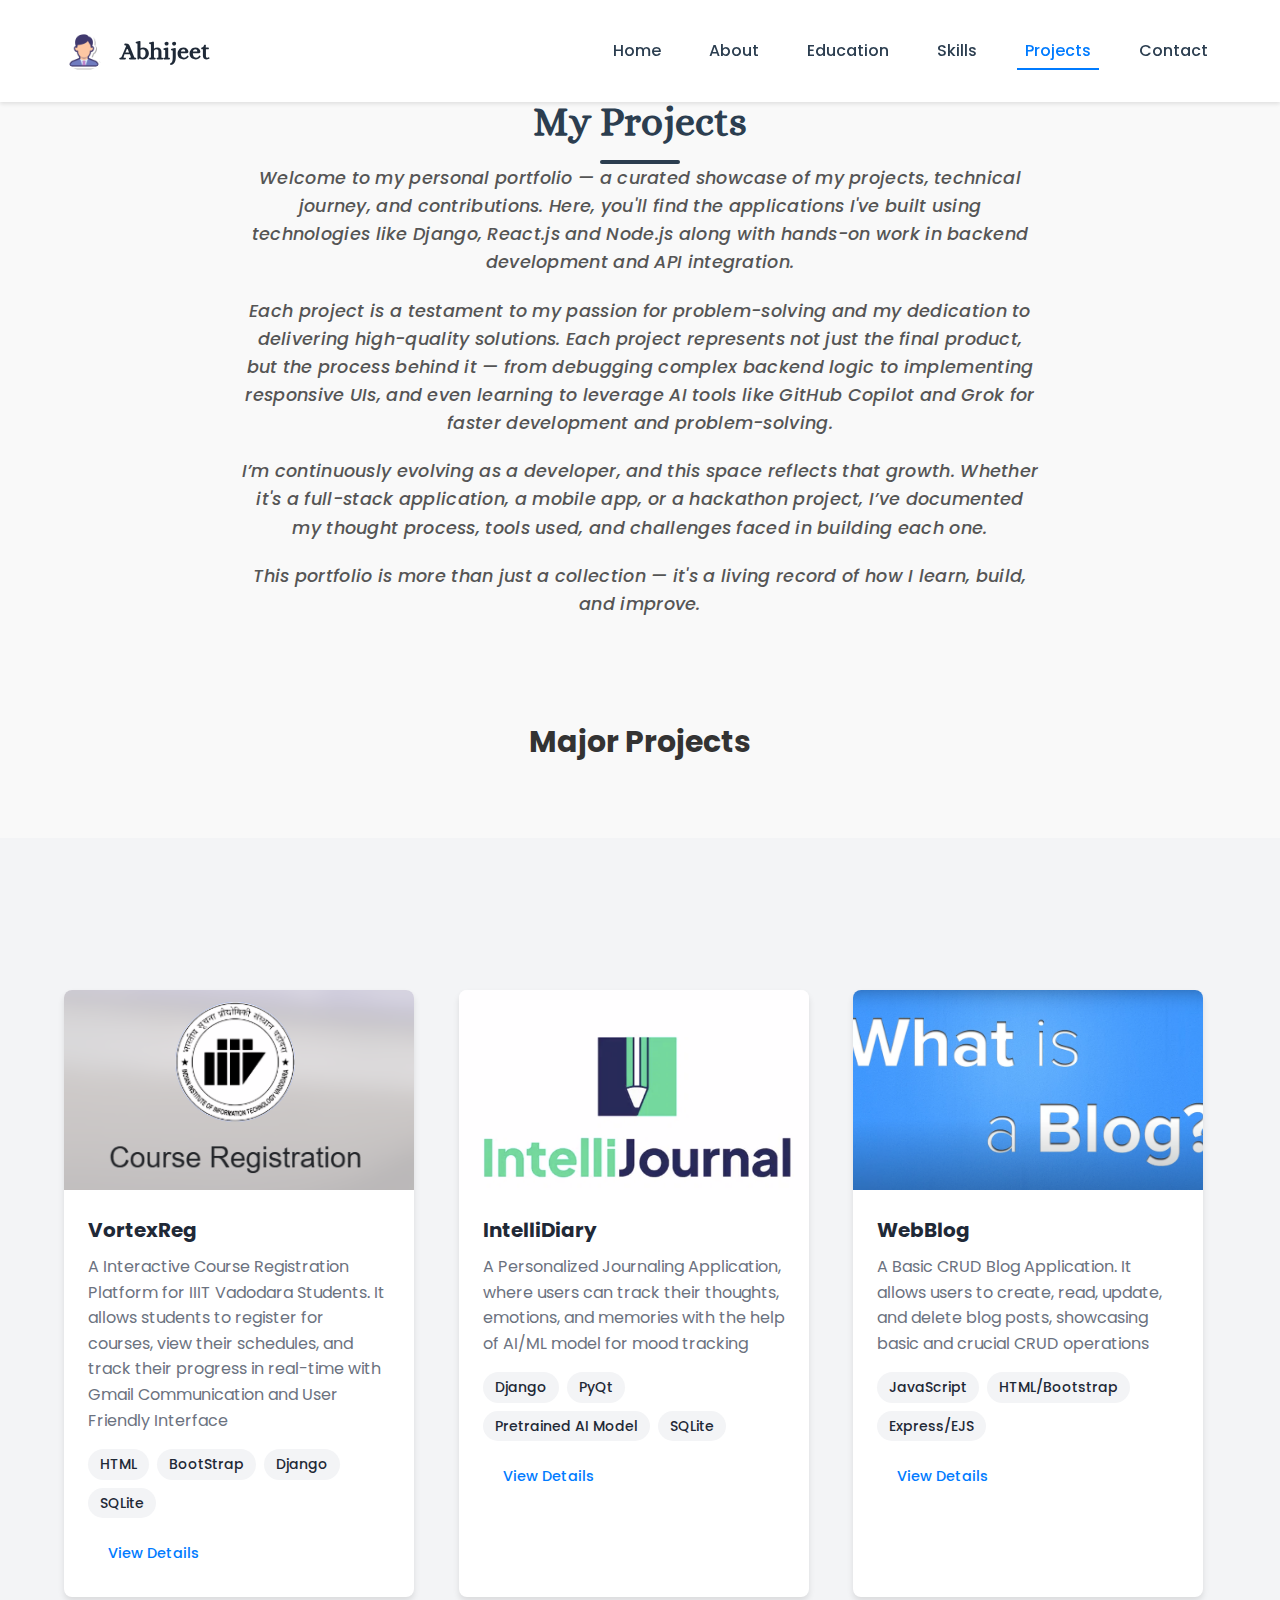
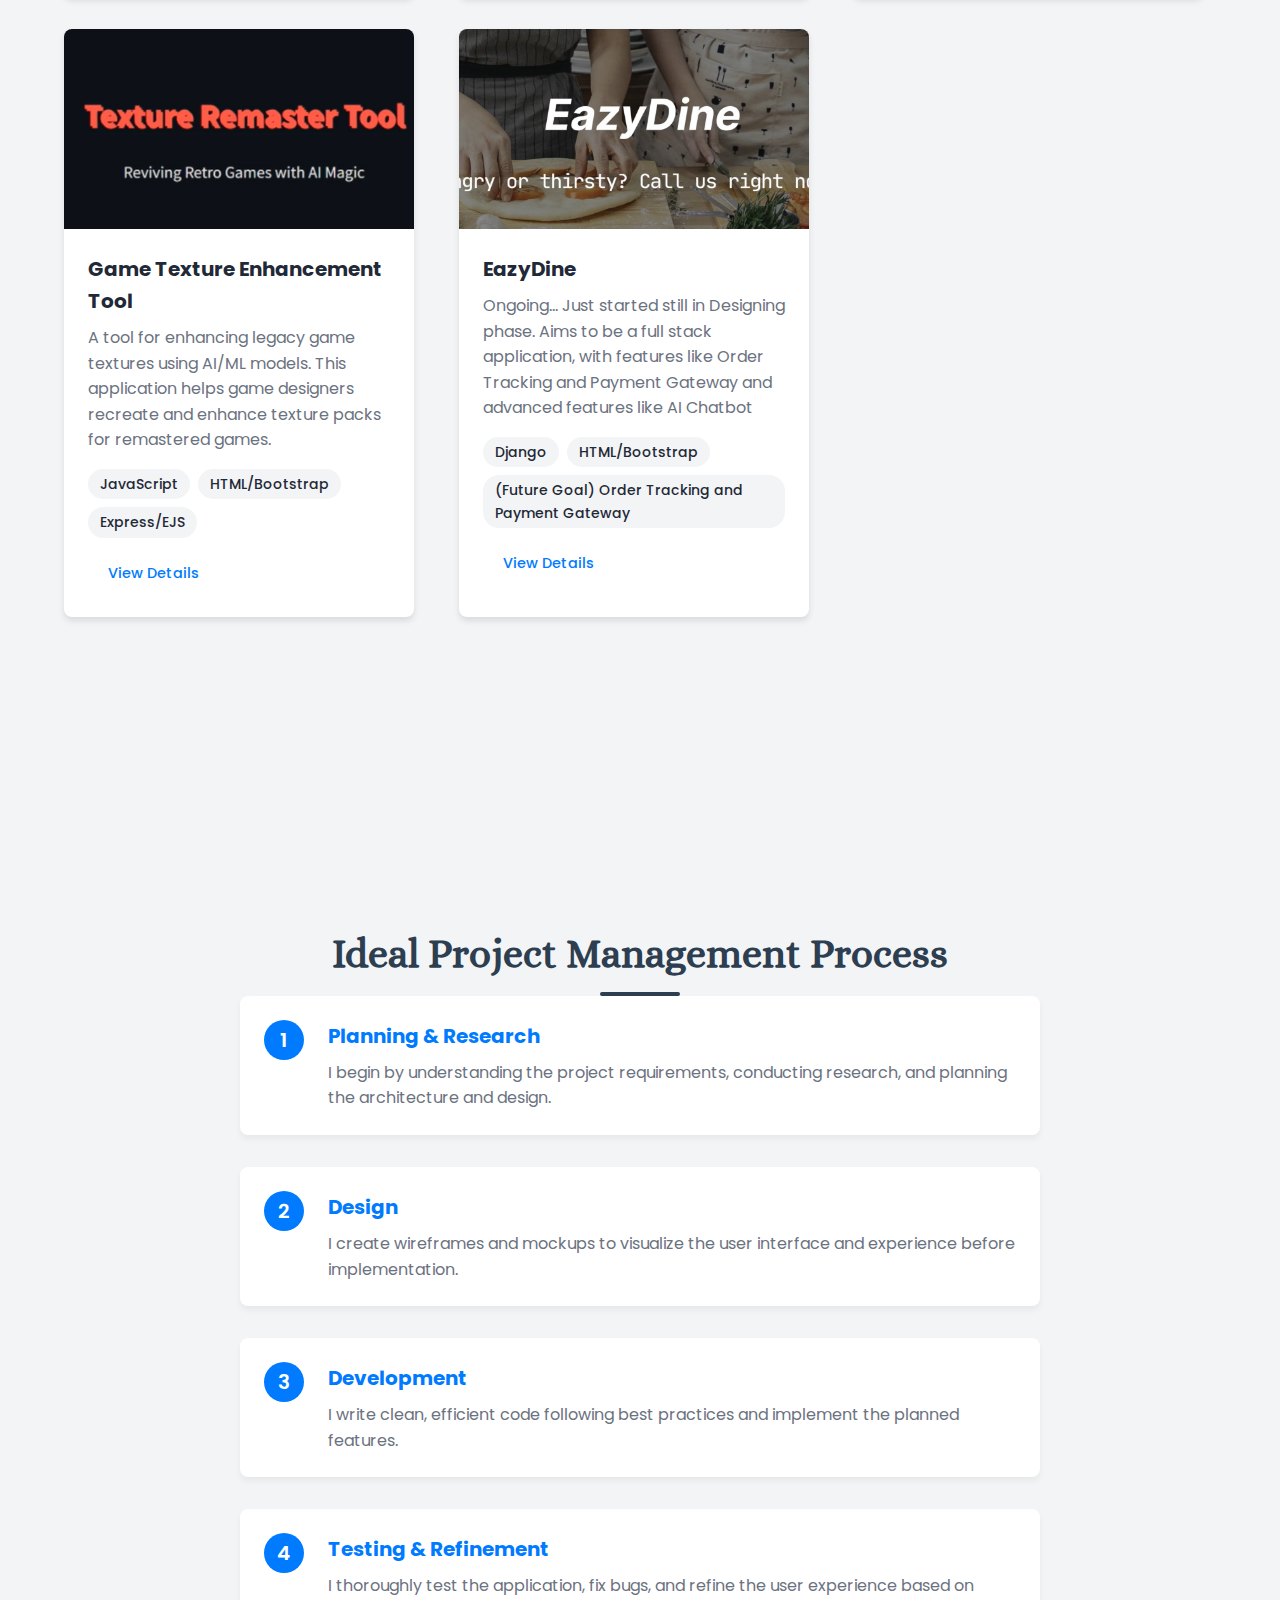
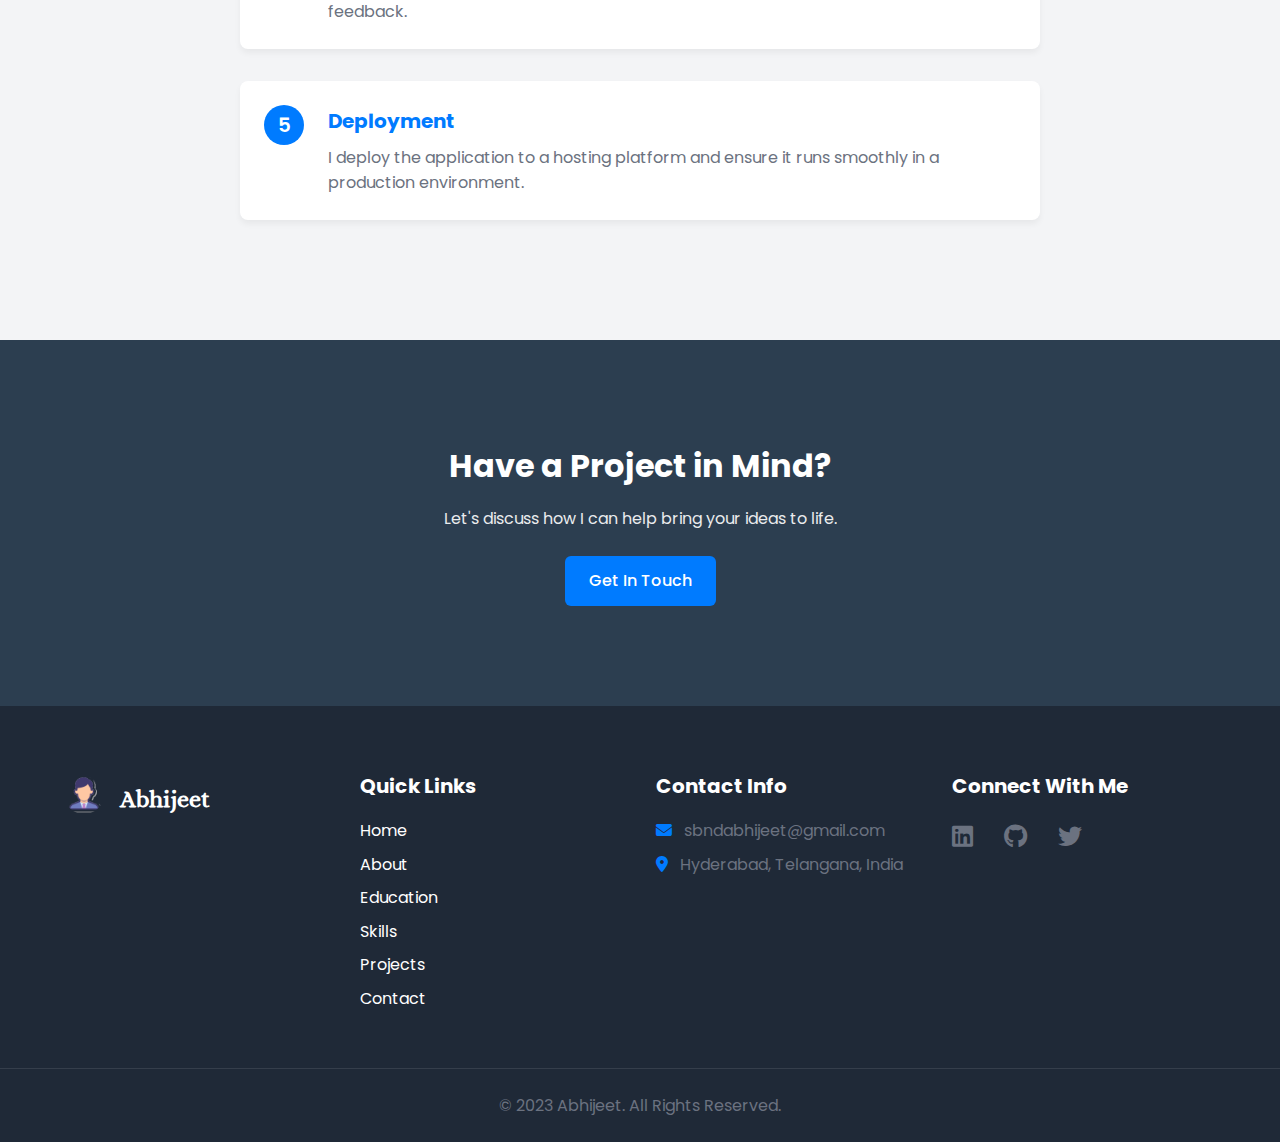
<file: projects.html>
<!DOCTYPE html>
<html lang="en">
<head>
    <meta charset="UTF-8">
    <meta name="viewport" content="width=device-width, initial-scale=1.0">
    <link rel="stylesheet" href="https://cdnjs.cloudflare.com/ajax/libs/font-awesome/6.4.2/css/all.min.css" />
    <link rel="icon" href="./assets/icon.gif" type="image/x-icon">
    <link rel="stylesheet" href="css/style.css">
    <link rel="preconnect" href="https://fonts.googleapis.com">
    <link rel="preconnect" href="https://fonts.gstatic.com" crossorigin>
    <link href="https://fonts.googleapis.com/css2?family=Alice&family=Poppins:wght@300;400;500;600;700&display=swap" rel="stylesheet">
    <title>Projects | Abhijeet</title>
</head>
<body>
    <header>
        <div class="header-container">
            <div class="logo">
                <img class="icon" src="./assets/icon.gif" alt="Portfolio-icon">
                <h1>Abhijeet</h1>
            </div>
            <nav>
                <ul class="nav-links">
                    <li><a href="index.html">Home</a></li>
                    <li><a href="about.html">About</a></li>
                    <li><a href="education.html">Education</a></li>
                    <li><a href="skills.html">Skills</a></li>
                    <li><a href="projects.html" class="active">Projects</a></li>
                    <li><a href="contact.html">Contact</a></li>
                </ul>
                <div class="hamburger">
                    <span></span>
                    <span></span>
                    <span></span>
                </div>
            </nav>
        </div>
    </header>

    <main>
        <!-- Projects Hero Section -->
        <section class="projects-hero">
            <div class="container">
                <h1 class="section-title" style="margin-top: 20px;">My Projects</h1>
                <p class="section-subtitle">Welcome to my personal portfolio — a curated showcase of my projects, technical journey, and contributions. Here, you'll find the applications I've built using technologies like Django, React.js and Node.js along with hands-on work in backend development and API integration.</p>
                <p class="section-subtitle">Each project is a testament to my passion for problem-solving and my dedication to delivering high-quality solutions. Each project represents not just the final product, but the process behind it — from debugging complex backend logic to implementing responsive UIs, and even learning to leverage AI tools like GitHub Copilot and Grok for faster development and problem-solving.</p>
                    
                <p class="section-subtitle">I’m continuously evolving as a developer, and this space reflects that growth. Whether it's a full-stack application, a mobile app, or a hackathon project, I’ve documented my thought process, tools used, and challenges faced in building each one.</p>

                <p class="section-subtitle">This portfolio is more than just a collection — it's a living record of how I learn, build, and improve.</p>
            </div>
        </section>

        <!-- Project Filter Section -->
        <section class="project-filter">
            <div class="container">
                <div class="filter-buttons" style="font-size: 30px; font-weight: bold;">
                    Major Projects
                </div>
            </div>
        </section>

        <!-- Projects Grid Section -->
        <section class="projects-showcase">
            <div class="container">
                <div class="projects-grid">
                 <div class="project-card">
                    <div class="project-image">
                        <img src="./assets/VortexReg.png" alt="Project 1">
                    </div>
                    <div class="project-info">
                        <h3>VortexReg</h3>
                        <p>A Interactive Course Registration Platform for IIIT Vadodara Students. It allows students to register for courses, view their schedules, and track their progress in real-time with Gmail Communication and User Friendly Interface</p>
                        <div class="project-tags">
                            <span>HTML</span>
                            <span>BootStrap</span>
                            <span>Django</span>
                            <span>SQLite</span>
                        </div>
                        <a href="projects.html" class="btn btn-small">View Details</a>
                    </div>
                </div>
                <div class="project-card">
                    <div class="project-image">
                        <img src="./assets/IntelliDiary.png" alt="Project 2">
                    </div>
                    <div class="project-info">
                        <h3>IntelliDiary</h3>
                        <p>A Personalized Journaling Application, where users can track their thoughts, emotions, and memories with the help of AI/ML model for mood tracking</p>
                        <div class="project-tags">
                            <span>Django</span>
                            <span>PyQt</span>
                            <span>Pretrained AI Model</span>
                            <span>SQLite</span>
                        </div>
                        <a href="projects.html" class="btn btn-small">View Details</a>
                    </div>
                </div>
                <div class="project-card">
                    <div class="project-image">
                        <img src="./assets/Blog.png" alt="Project 2">
                    </div>
                    <div class="project-info">
                        <h3>WebBlog</h3>
                        <p>A Basic CRUD Blog Application. It allows users to create, read, update, and delete blog posts, showcasing basic and crucial CRUD operations</p>
                        <div class="project-tags">
                            <span>JavaScript</span>
                            <span>HTML/Bootstrap</span>
                            <span>Express/EJS</span>
                        </div>
                        <a href="projects.html" class="btn btn-small">View Details</a>
                    </div>
                </div>
                <div class="project-card">
                    <div class="project-image">
                        <img src="./assets/Remaster.png" alt="Project 2">
                    </div>
                    <div class="project-info">
                        <h3>Game Texture Enhancement Tool</h3>
                        <p>A tool for enhancing legacy game textures using AI/ML models. This application helps game designers recreate and enhance texture packs for remastered games.</p>
                        <div class="project-tags">
                            <span>JavaScript</span>
                            <span>HTML/Bootstrap</span>
                            <span>Express/EJS</span>
                        </div>
                        <a href="projects.html" class="btn btn-small">View Details</a>
                    </div>
                </div>
                
                <div class="project-card">
                    <div class="project-image">
                        <img src="./assets/EazyDine.png" alt="Project 2">
                    </div>
                    <div class="project-info">
                        <h3>EazyDine</h3>
                        <p>Ongoing... Just started still in Designing phase. Aims to be a full stack application, with features like Order Tracking and Payment Gateway and advanced features like AI Chatbot</p>
                        <div class="project-tags">
                            <span>Django</span>
                            <span>HTML/Bootstrap</span>
                            <span>(Future Goal) Order Tracking and Payment Gateway</span>
                        </div>
                        <a href="projects.html" class="btn btn-small">View Details</a>
                    </div>
                </div>

                </div>
            </div>
        </section>

        <!-- Project Process Section -->
        <section class="project-process">
            <div class="container">
                <h2 class="section-title">Ideal Project Management Process</h2>
                <div class="process-steps">
                    <div class="process-step">
                        <div class="step-number">1</div>
                        <div class="step-content">
                            <h3>Planning & Research</h3>
                            <p>I begin by understanding the project requirements, conducting research, and planning the architecture and design.</p>
                        </div>
                    </div>
                    <div class="process-step">
                        <div class="step-number">2</div>
                        <div class="step-content">
                            <h3>Design</h3>
                            <p>I create wireframes and mockups to visualize the user interface and experience before implementation.</p>
                        </div>
                    </div>
                    <div class="process-step">
                        <div class="step-number">3</div>
                        <div class="step-content">
                            <h3>Development</h3>
                            <p>I write clean, efficient code following best practices and implement the planned features.</p>
                        </div>
                    </div>
                    <div class="process-step">
                        <div class="step-number">4</div>
                        <div class="step-content">
                            <h3>Testing & Refinement</h3>
                            <p>I thoroughly test the application, fix bugs, and refine the user experience based on feedback.</p>
                        </div>
                    </div>
                    <div class="process-step">
                        <div class="step-number">5</div>
                        <div class="step-content">
                            <h3>Deployment</h3>
                            <p>I deploy the application to a hosting platform and ensure it runs smoothly in a production environment.</p>
                        </div>
                    </div>
                </div>
            </div>
        </section>

        <!-- CTA Section -->
        <section class="cta-section">
            <div class="container">
                <div class="cta-content">
                    <h2>Have a Project in Mind?</h2>
                    <p>Let's discuss how I can help bring your ideas to life.</p>
                    <a href="contact.html" class="btn btn-primary">Get In Touch</a>
                </div>
            </div>
        </section>
    </main>

    <footer>
        <div class="footer-container">
            <div class="footer-logo">
                <img class="icon" src="./assets/icon.gif" alt="Portfolio-icon">
                <h2>Abhijeet</h2>
            </div>
            <div class="footer-links">
                <h3>Quick Links</h3>
                <ul>
                    <li><a href="index.html">Home</a></li>
                    <li><a href="about.html">About</a></li>
                    <li><a href="education.html">Education</a></li>
                    <li><a href="skills.html">Skills</a></li>
                    <li><a href="projects.html">Projects</a></li>
                    <li><a href="contact.html">Contact</a></li>
                </ul>
            </div>
            <div class="footer-contact">
                <h3>Contact Info</h3>
                <p><i class="fas fa-envelope"></i> sbndabhijeet@gmail.com</p>
                <p><i class="fas fa-map-marker-alt"></i> Hyderabad, Telangana, India</p>
            </div>
            <div class="footer-social">
                <h3>Connect With Me</h3>
                <div class="social-icons">
                    <a href="https://www.linkedin.com/in/sapparapu-abhijeet-1b0a11282/" target="_blank">
                        <i class="fab fa-linkedin"></i>
                    </a>
                    <a href="https://github.com/sbndAbhijeet" target="_blank">
                        <i class="fab fa-github"></i>
                    </a>
                    <a href="#" target="_blank">
                        <i class="fab fa-twitter"></i>
                    </a>
                </div>
            </div>
        </div>
        <div class="footer-bottom">
            <p>&copy; 2023 Abhijeet. All Rights Reserved.</p>
        </div>
    </footer>

    <script src="js/main.js"></script>
    <script>
        // Project Filter Functionality
        document.addEventListener('DOMContentLoaded', function() {
            const filterButtons = document.querySelectorAll('.filter-btn');
            const projectCards = document.querySelectorAll('.project-card');
            
            filterButtons.forEach(button => {
                button.addEventListener('click', function() {
                    // Remove active class from all buttons
                    filterButtons.forEach(btn => btn.classList.remove('active'));
                    
                    // Add active class to clicked button
                    this.classList.add('active');
                    
                    const filterValue = this.getAttribute('data-filter');
                    
                    // Add animation to cards
                    projectCards.forEach(card => {
                        card.style.opacity = '0';
                        card.style.transform = 'scale(0.95)';
                        
                        setTimeout(() => {
                            if (filterValue === 'all') {
                                card.style.display = 'block';
                            } else {
                                if (card.getAttribute('data-category') === filterValue) {
                                    card.style.display = 'block';
                                } else {
                                    card.style.display = 'none';
                                }
                            }
                            
                            // Fade in visible cards
                            if (card.style.display === 'block') {
                                setTimeout(() => {
                                    card.style.opacity = '1';
                                    card.style.transform = 'scale(1)';
                                }, 50);
                            }
                        }, 300);
                    });
                });
            });
        });
    </script>
</body>
</html>
</file>
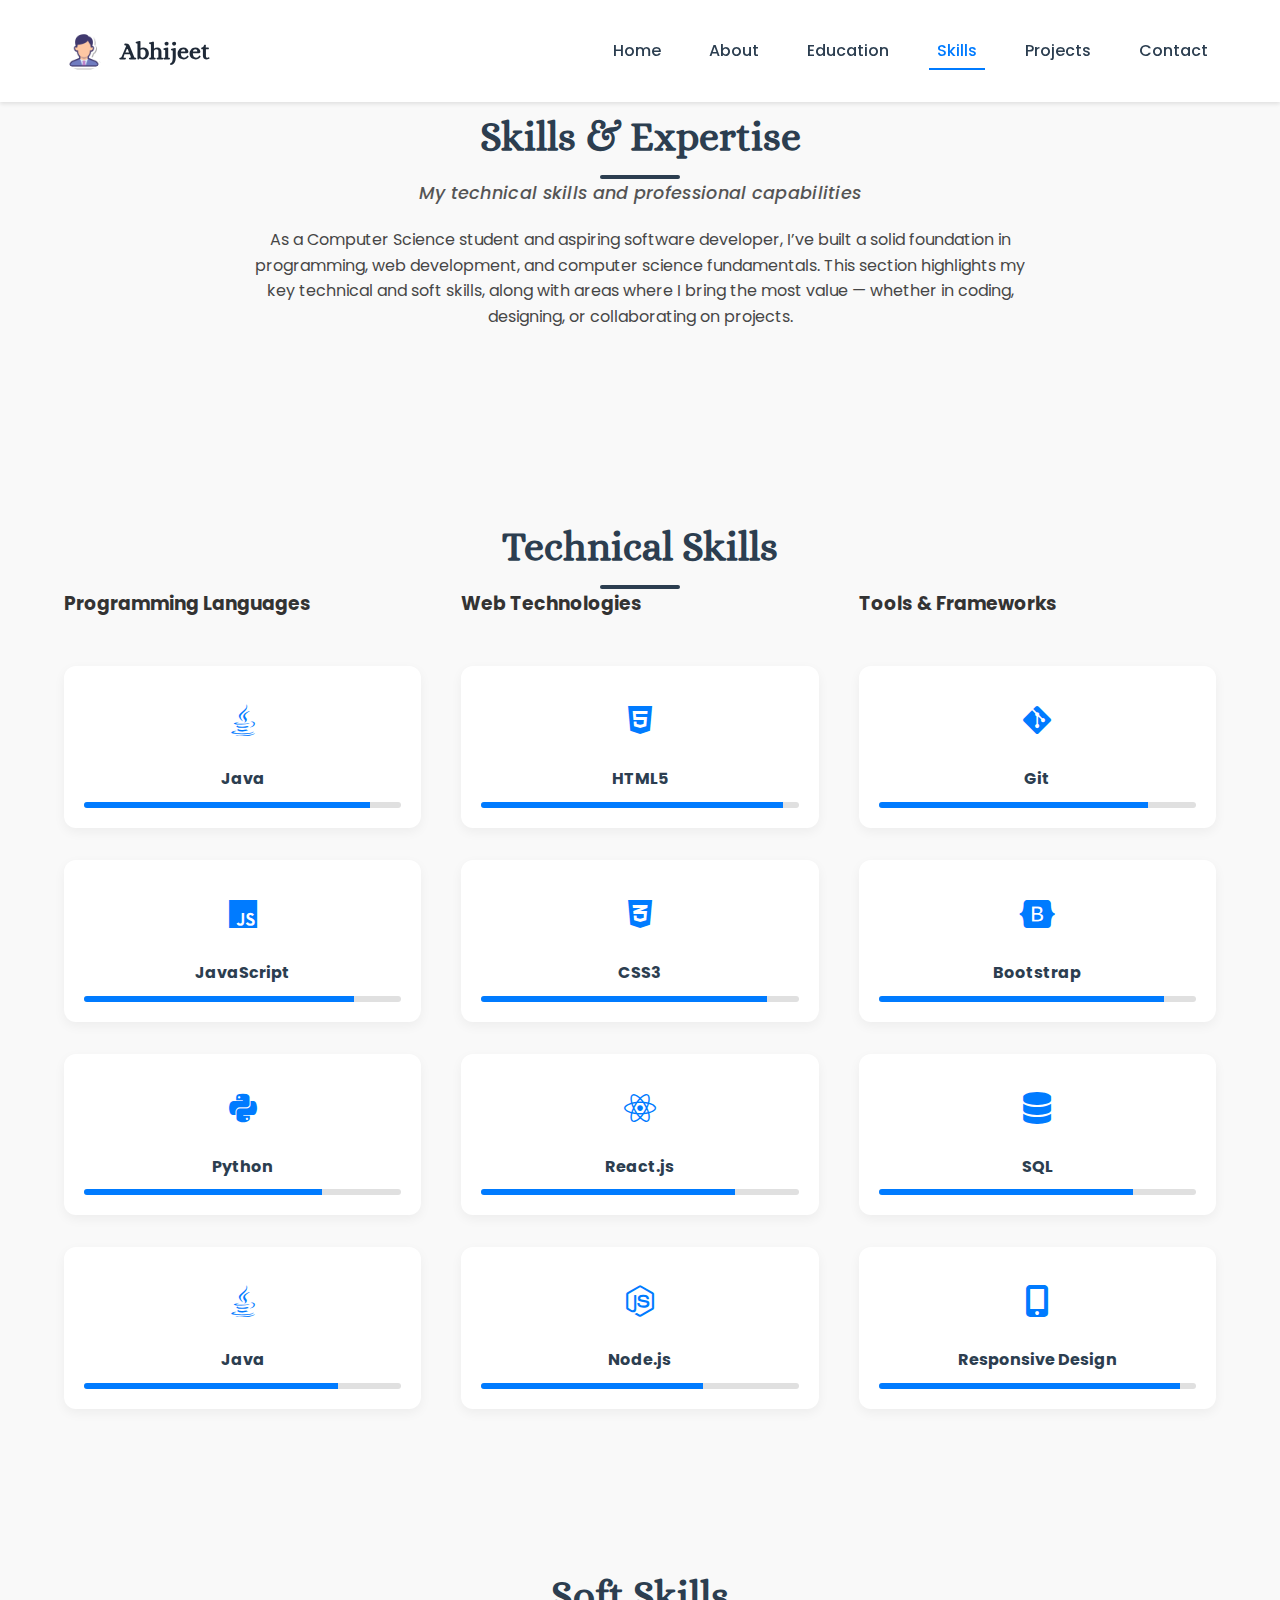
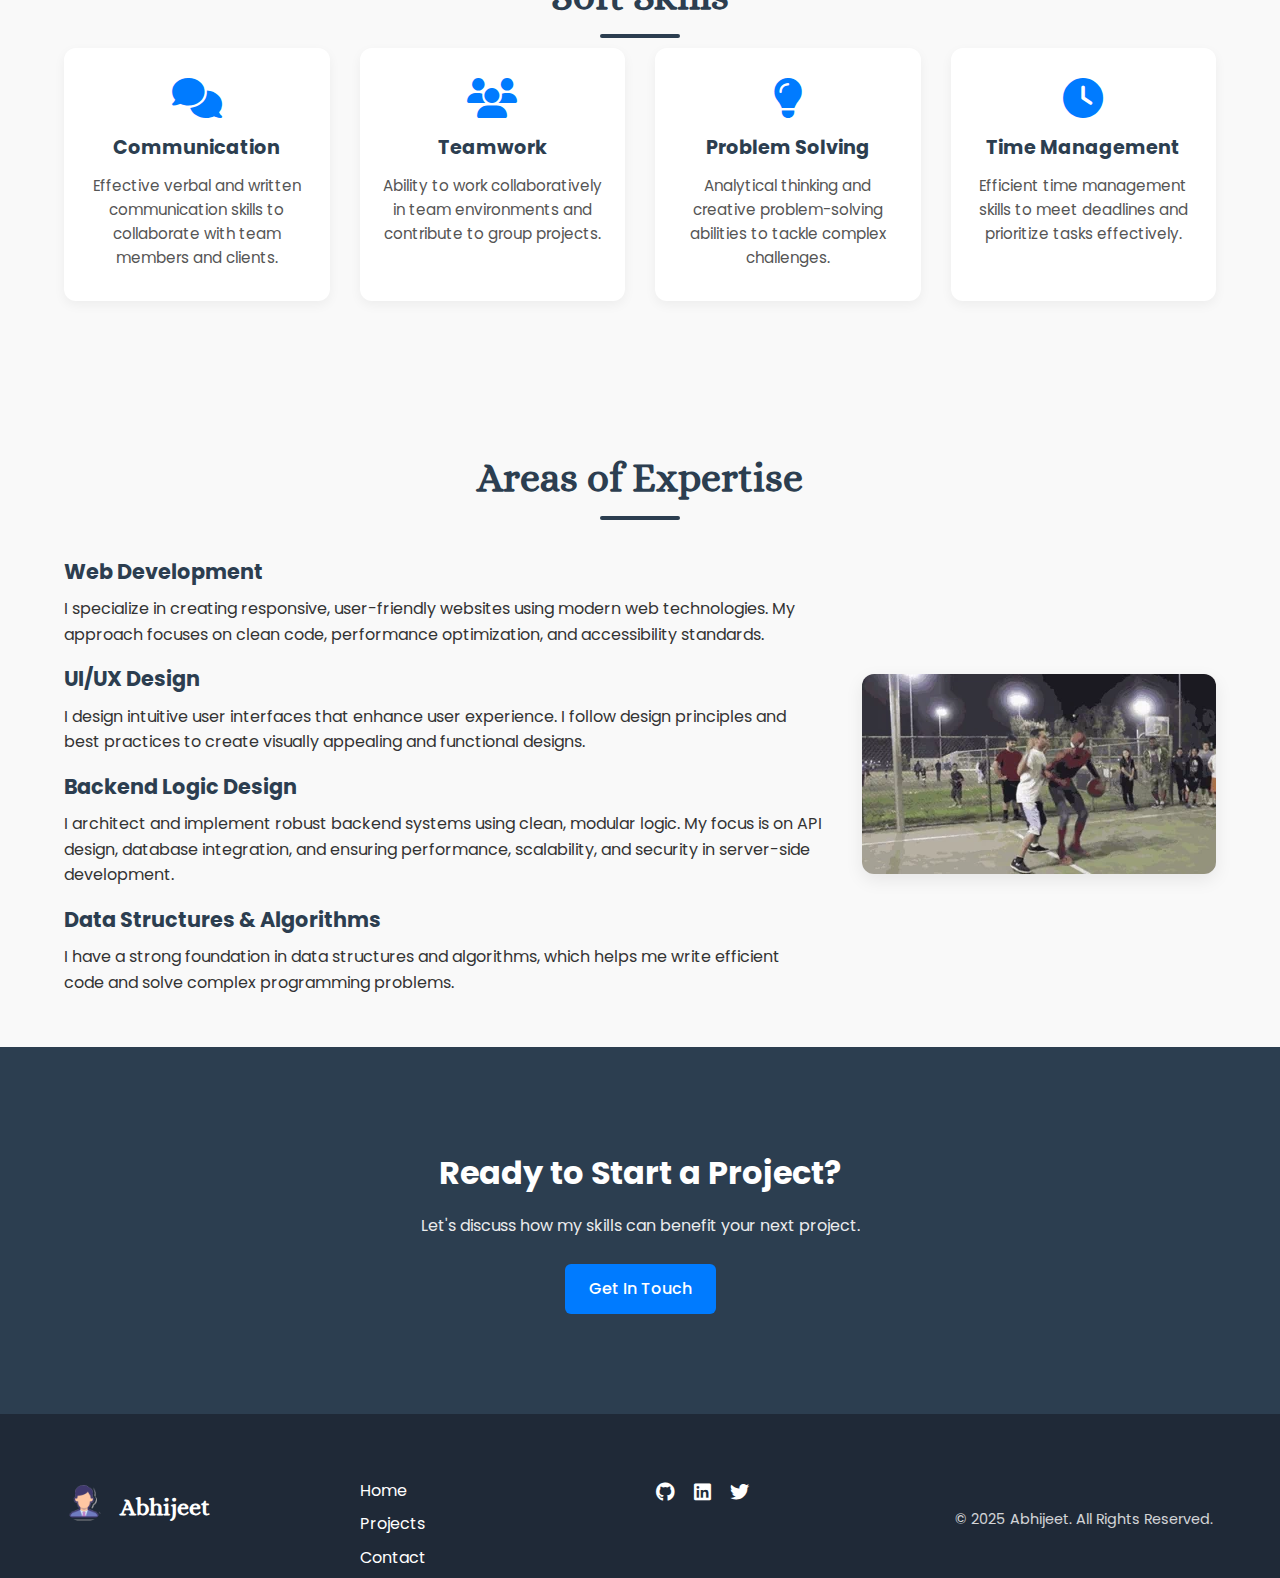
<file: skills.html>
<!DOCTYPE html>
<html lang="en">
<head>
    <meta charset="UTF-8">
    <meta name="viewport" content="width=device-width, initial-scale=1.0">
    <title>Skills | Abhijeet</title>
    <link rel="icon" href="./assets/icon.gif" type="image/x-icon">
    <link rel="stylesheet" href="css/style.css">
    <link rel="stylesheet" href="https://cdnjs.cloudflare.com/ajax/libs/font-awesome/6.4.2/css/all.min.css">
    <link rel="preconnect" href="https://fonts.googleapis.com">
    <link rel="preconnect" href="https://fonts.gstatic.com" crossorigin>
    <link href="https://fonts.googleapis.com/css2?family=Alice&family=Poppins:wght@300;400;500;600;700&display=swap" rel="stylesheet">
</head>
<body>
    <header>
        <div class="header-container">
            <div class="logo">
                <img class="icon" src="./assets/icon.gif" alt="Portfolio-icon">
                <h1>Abhijeet</h1>
            </div>
            <nav>
                <ul class="nav-links">
                    <li><a href="index.html">Home</a></li>
                    <li><a href="about.html">About</a></li>
                    <li><a href="education.html">Education</a></li>
                    <li><a href="skills.html" class="active">Skills</a></li>
                    <li><a href="projects.html">Projects</a></li>
                    <li><a href="contact.html">Contact</a></li>
                </ul>
                <div class="hamburger">
                    <span></span>
                    <span></span>
                    <span></span>
                </div>
            </nav>
        </div>
    </header>

    <main>
        <!-- Skills Hero Section -->
        <section class="skills-hero">
            <div class="container">
                <h1 class="section-title" >Skills & Expertise</h1>
                <p class="section-subtitle">My technical skills and professional capabilities</p>
                <p class="skills-intro">As a Computer Science student and aspiring software developer, I’ve built a solid foundation in programming, web development, and computer science fundamentals. This section highlights my key technical and soft skills, along with areas where I bring the most value — whether in coding, designing, or collaborating on projects.</p>
            </div>
        </section>

        <!-- Technical Skills Section -->
        <section class="technical-skills" style="margin-bottom: 10px;">
            <div class="container">
                <h2 class="section-title">Technical Skills</h2>
                <div class="skills-categories">
                    <!-- Programming Languages -->
                    <div class="skill-category">
                        <h3>Programming Languages</h3>
                        <div class="skills-grid">
                            <div class="skill-item"><div class="skill-icon"><i class="fab fa-java"></i></div><h4>Java</h4><div class="skill-level"><div class="skill-progress" style="width: 90%"></div></div></div>
                            <div class="skill-item"><div class="skill-icon"><i class="fab fa-js"></i></div><h4>JavaScript</h4><div class="skill-level"><div class="skill-progress" style="width: 85%"></div></div></div>
                            <div class="skill-item"><div class="skill-icon"><i class="fab fa-python"></i></div><h4>Python</h4><div class="skill-level"><div class="skill-progress" style="width: 75%"></div></div></div>
                            <div class="skill-item"><div class="skill-icon"><i class="fa-brands fa-java"></i></div><h4>Java</h4><div class="skill-level"><div class="skill-progress" style="width: 80%"></div></div></div>
                        </div>
                    </div>

                    <!-- Web Technologies -->
                    <div class="skill-category">
                        <h3>Web Technologies</h3>
                        <div class="skills-grid">
                            <div class="skill-item"><div class="skill-icon"><i class="fab fa-html5"></i></div><h4>HTML5</h4><div class="skill-level"><div class="skill-progress" style="width: 95%"></div></div></div>
                            <div class="skill-item"><div class="skill-icon"><i class="fab fa-css3-alt"></i></div><h4>CSS3</h4><div class="skill-level"><div class="skill-progress" style="width: 90%"></div></div></div>
                            <div class="skill-item"><div class="skill-icon"><i class="fab fa-react"></i></div><h4>React.js</h4><div class="skill-level"><div class="skill-progress" style="width: 80%"></div></div></div>
                            <div class="skill-item"><div class="skill-icon"><i class="fab fa-node-js"></i></div><h4>Node.js</h4><div class="skill-level"><div class="skill-progress" style="width: 70%"></div></div></div>
                        </div>
                    </div>

                    <!-- Tools & Frameworks -->
                    <div class="skill-category">
                        <h3>Tools & Frameworks</h3>
                        <div class="skills-grid">
                            <div class="skill-item"><div class="skill-icon"><i class="fab fa-git-alt"></i></div><h4>Git</h4><div class="skill-level"><div class="skill-progress" style="width: 85%"></div></div></div>
                            <div class="skill-item"><div class="skill-icon"><i class="fab fa-bootstrap"></i></div><h4>Bootstrap</h4><div class="skill-level"><div class="skill-progress" style="width: 90%"></div></div></div>
                            <div class="skill-item"><div class="skill-icon"><i class="fas fa-database"></i></div><h4>SQL</h4><div class="skill-level"><div class="skill-progress" style="width: 80%"></div></div></div>
                            <div class="skill-item"><div class="skill-icon"><i class="fas fa-mobile-alt"></i></div><h4>Responsive Design</h4><div class="skill-level"><div class="skill-progress" style="width: 95%"></div></div></div>
                        </div>
                    </div>
                </div>
            </div>
        </section>

        <!-- Soft Skills Section -->
        <section class="soft-skills">
            <div class="container">
                <h2 class="section-title">Soft Skills</h2>
                <div class="soft-skills-grid">
                    <div class="soft-skill-card"><div class="soft-skill-icon"><i class="fas fa-comments"></i></div><h3>Communication</h3><p>Effective verbal and written communication skills to collaborate with team members and clients.</p></div>
                    <div class="soft-skill-card"><div class="soft-skill-icon"><i class="fas fa-users"></i></div><h3>Teamwork</h3><p>Ability to work collaboratively in team environments and contribute to group projects.</p></div>
                    <div class="soft-skill-card"><div class="soft-skill-icon"><i class="fas fa-lightbulb"></i></div><h3>Problem Solving</h3><p>Analytical thinking and creative problem-solving abilities to tackle complex challenges.</p></div>
                    <div class="soft-skill-card"><div class="soft-skill-icon"><i class="fas fa-clock"></i></div><h3>Time Management</h3><p>Efficient time management skills to meet deadlines and prioritize tasks effectively.</p></div>
                </div>
            </div>
        </section>

        <!-- Expertise Section -->
        <section class="expertise-section">
            <div class="container">
                <h2 class="section-title">Areas of Expertise</h2>
                <div class="expertise-content">
                    <div class="expertise-text">
                        <h3>Web Development</h3>
                        <p>I specialize in creating responsive, user-friendly websites using modern web technologies. My approach focuses on clean code, performance optimization, and accessibility standards.</p>
                        <h3>UI/UX Design</h3>
                        <p>I design intuitive user interfaces that enhance user experience. I follow design principles and best practices to create visually appealing and functional designs.</p>
                        <h3>Backend Logic Design</h3>
                        <p>I architect and implement robust backend systems using clean, modular logic. My focus is on API design, database integration, and ensuring performance, scalability, and security in server-side development.</p>    
                        <h3>Data Structures & Algorithms</h3>
                        <p>I have a strong foundation in data structures and algorithms, which helps me write efficient code and solve complex programming problems.</p>
                    </div>
                    <div class="expertise-image">
                        <img src="./assets/200.webp" alt="Expertise Illustration">
                    </div>
                </div>
            </div>
        </section>

        <!-- Call to Action Section -->
        <section class="cta-section">
            <div class="container">
                <div class="cta-content">
                    <h2>Ready to Start a Project?</h2>
                    <p>Let's discuss how my skills can benefit your next project.</p>
                    <a href="contact.html" class="btn btn-primary">Get In Touch</a>
                </div>
            </div>
        </section>
    </main>

    <footer>
        <div class="footer-container">
            <div class="footer-logo">
                <img class="icon" src="./assets/icon.gif" alt="Portfolio-icon">
                <h2>Abhijeet</h2>
            </div>
            <div class="footer-links">
                <ul>
                    <li><a href="index.html">Home</a></li>
                    <li><a href="projects.html">Projects</a></li>
                    <li><a href="contact.html">Contact</a></li>
                </ul>
            </div>
            <div class="footer-social">
                <a href="#"><i class="fab fa-github"></i></a>
                <a href="#"><i class="fab fa-linkedin"></i></a>
                <a href="#"><i class="fab fa-twitter"></i></a>
            </div>
            <p class="footer-copy">&copy; 2025 Abhijeet. All Rights Reserved.</p>
        </div>
    </footer>
</body>
</html>
</file>
<file: style.css>
*{
    margin: 0;
    padding: 0;
    scroll-behavior: smooth;
}

header{
    background-color:#027387;
    height: 100px;
    color: white;
    /* width: 100%; */
}
.head-inner-container{
    width: 100%;
    justify-content: end;
    display: flex;
}

.header-options{
    margin-right: 60px;
    font-size: 20px;
    color: white;
    text-decoration: none;
}



.header-container{
    display: flex;
    align-items: center;
}

.icon{
    height: 80px;
}

.design{
    background-image: url(./assests/stater_bg.png);
    /* background-repeat: no-repeat; */
    /* background-attachment: fixed;  */
    /* background-size: 100% 100%; */
    /* background-repeat: repeat-x; Only repeat horizontally */
    animation: moveRight 10s linear infinite;
    width: 100%;
    height: 100vh;
}
@keyframes moveRight {
    0% {
        background-position: 0 0;
    }
    100% {
        background-position: 100% 0;
    }
}

.profile-font{
    font-family: "Alice", serif;
    font-weight: bold;
    font-style: normal;
    color: #ceeffe;
    font-size: 79px;
}

.container{
    display: grid;
    grid-template-columns: 500px 600px;
}

.design-profile{
    display: flex;
    justify-content: center;
    align-items: center;
    height: 100vh;
}

.profile-img{
    width: 400px;
    height: 500px;
    border-radius: 50%;
    grid-row: 2 span;
}

.landing{
    background-color: #0097b2;
    height: 100vh;
    width: 100%;
}

.edu-page{
    background-image: url(./assests/back_book.jpg);
    background-position:center ;
    background-repeat: no-repeat;
    background-size:cover;
    color: #ceeffe;
    height: 100vh;
    width: 100%;
}

.edu-head{
    font: 350px bold;
    margin-left: 40px;
}

.edu-text{
    font: 40px bold;
    margin-left: 40px;
}


.skill-page{
    background-image: url(./assests/skill-background.png);
    background-position:center ;
    background-repeat: no-repeat;
    background-size:cover;
    height: 100vh;
    width: 100%;
    color: #ceeffe;
}

.skill-head{
    font-size: 300px;
    grid-column: span 2;
}
.skill-page-arrange{
    display: grid;
    grid-template-columns: 1fr 1fr;
    grid-template-rows: 304.8px 424.8px;
}

.skill-container{
    height: 100vh;
    display: flex;
    justify-content: center;

    grid-column: span 2;
}

.skill-data{
    font-size: 40px;
}
.skill-img{
    margin-left: 100px;
}
.contact-page{
    background-color: #ceeffe;
    height: 100vh;
    width: 100%;
}

.grid-skill{
    display: grid;
    grid-template-columns: 379.8px 379.8px;
    grid-template-rows: 182.4px 182.4px;
}
.skill-text{
    margin-top: 80px;
    margin-left: 20px;
    grid-column: span 2;
}

.contact-page{
    background-image: url(./assests/paint-bg.png),url(./assests/skill-background.png);
    background-repeat: no-repeat,no-repeat;
    background-position: center;
    background-size: contain,cover;
}
.send-off{
    display: flex;
    justify-content: center;
    align-items: center;
    flex-direction: column;
    height: 100vh;
}

.btn{
    color: black;
    text-decoration: none;
    font-size: 25px;
    background-color: rgb(255, 196, 0);
    border: none;
    padding: 10px;
    border-radius: 15%;
}

.btn:hover{
    background-color: rgb(183, 128, 0);
    transform: scale(1.02);
}

.foot{
    display: flex;
    align-items: center;
    flex-direction: column;
    padding-top: 20px;
    
}

.icons-arrange{
    display: flex;
    justify-content: space-evenly;
    width: 25%;
    margin-bottom: 15px;
}

.icons{
    font-size: 30px;
    
}
.icons:hover{
    cursor: pointer;
}

.fa-linkedin{
    color: #0072b1;
}


.foot p{
    color: #ceeffe;
    font-size: 17px;
}


.fa-twitter{
    color: #00acee;
}

.fa-github-alt{
    color: #151111;
}

footer{
    background-color: #015d6d;
    width: 100%;
    height: 300px;
}

/* Keyframes */
@keyframes slideIn {
    0% {
        opacity: 0;
        transform: translateX(-100%);
    }
    100% {
        opacity: 1;
        transform: translateX(0);
    }
}
/*  */



@media (max-width: 1200px) {  
    .container{
        display: grid;
        grid-template-columns: 1fr;
    }
    .profile-img{ 
        margin-top: 40px;
        margin-left: 200px;
        width: 300px;
        height: 400px;
    }  

    .profile-font{
        font-size: 60px;
    }
}


@media (max-width: 500px) {  
    .contact-page, .design, .edu-page, .landing, .skill-page, .head-inner-container, header, footer{
        width: 100vh;
    }
    .container{
        display: grid;
        grid-template-columns: 1fr;
    }
    .profile-img{ 

        width: 200px;
        height: 300px;
    }  
    .profile-font{
        font-size: 50px;
    }
}
</file>
<file: css/style.css>
/* 
* Portfolio Website - Main Stylesheet
* Author: Abhijeet
*/

/* ===== RESET & BASE STYLES ===== */
* {
    margin: 0;
    padding: 0;
    box-sizing: border-box;
    scroll-behavior: smooth;
}

:root {
    /* Colors */
    --primary-color: #2563eb;
    --secondary-color: #1e40af;
    --accent-color: #3b82f6;
    --text-color: #1f2937;
    --text-light: #6b7280;
    --background-color: #ffffff;
    --background-alt: #f3f4f6;
    --border-color: #e5e7eb;
    
    /* Typography */
    --heading-font: 'Alice', serif;
    --body-font: 'Poppins', sans-serif;
    
    /* Transitions */
    --transition-speed: 0.3s;
}

body {
    font-family: var(--body-font);
    color: var(--text-color);
    line-height: 1.6;
    background-color: var(--background-color);
    overflow-x: hidden;
}

a {
    text-decoration: none;
    color: var(--primary-color);
    transition: color var(--transition-speed);
}

a:hover {
    color: var(--secondary-color);
}

ul {
    list-style: none;
}

img {
    max-width: 100%;
    height: auto;
    display: block;
}

section {
    padding:  0;
}

.container {
    width: 90%;
    max-width: 1200px;
    margin: 0 auto;
    padding: 0 1.5rem;
}

.section-title {
    font-size: 2.5rem;
    text-align: center;
    margin-bottom: 50px;
    position: relative;
    color: var(--primary-color);
    margin-top: 35px;
}

.section-title::after {
    content: '';
    position: absolute;
    bottom: -10px;
    left: 50%;
    transform: translateX(-50%);
    width: 80px;
    height: 4px;
    background-color: var(--secondary-color);
    border-radius: 2px;
}

.section-subtitle {
  font-size: 1.1rem;
  font-weight: 500;
  color: #555;
  margin-top: 0.5rem;
  margin-bottom: 1.5rem;
  font-style: italic;
  letter-spacing: 0.3px;
  text-align: center;
  max-width: 800px;
  margin-left: auto;
  margin-right: auto;
}

body {
  font-family: 'Inter', sans-serif;
  background: #f9f9f9;
  color: #333;
  line-height: 1.7;
  margin: 0;
  padding: 0;
}

.about-section {
  max-width: 900px;
  margin: 40px auto;
  padding: 0 20px;
  background-color: #fff;
  border-radius: 12px;
  box-shadow: 0 8px 20px rgba(0, 0, 0, 0.05);
}

.section-title {
  font-size: 2rem;
  font-weight: 700;
  color: #2c3e50;
  margin-bottom: 20px;
  text-align: center;
  padding-top: 30px;
}

.about-text p {
  font-size: 1rem;
  margin: 10px 0;
  color: #444;
}

.about-details {
  display: flex;
  flex-wrap: wrap;
  justify-content: space-between;
  margin-top: 30px;
  padding-bottom: 30px;
}

.detail-item {
  display: flex;
  align-items: flex-start;
  gap: 15px;
  width: 100%;
  max-width: 280px;
  margin-bottom: 20px;
}

.detail-item i {
  font-size: 1.5rem;
  color: #007bff;
  margin-top: 5px;
}

.detail-item h3 {
  font-size: 1.1rem;
  font-weight: 600;
  margin-bottom: 5px;
  color: #2c3e50;
}

.detail-item p {
  margin: 0;
  font-size: 0.95rem;
  color: #555;
}

@media (max-width: 768px) {
  .about-details {
    flex-direction: column;
    align-items: center;
  }

  .detail-item {
    max-width: 100%;
  }

  .section-title {
    font-size: 1.6rem;
  }
}

/* General Section Styling */
.values-section {
  background-color: #f0f4f8;
  padding: 50px 0;
  font-family: 'Inter', sans-serif;
}

.section-title {
  font-size: 2rem;
  font-weight: 700;
  color: #2c3e50;
  text-align: center;
  margin-bottom: 30px;
}

.values-grid {
  display: grid;
  grid-template-columns: repeat(auto-fit, minmax(250px, 1fr));
  gap: 30px;
  padding: 0 20px;
}

.value-card {
  background-color: #fff;
  padding: 30px;
  border-radius: 12px;
  box-shadow: 0 4px 15px rgba(0, 0, 0, 0.1);
  transition: transform 0.3s ease, box-shadow 0.3s ease;
  text-align: center;
}

.value-card:hover {
  transform: translateY(-10px);
  box-shadow: 0 10px 20px rgba(0, 0, 0, 0.15);
}

.value-card i {
  font-size: 3rem;
  color: #007bff;
  margin-bottom: 20px;
}

.value-card h3 {
  font-size: 1.5rem;
  font-weight: 600;
  color: #2c3e50;
  margin-bottom: 10px;
}

.value-card p {
  font-size: 1rem;
  color: #555;
  line-height: 1.5;
}

@media (max-width: 768px) {
  .section-title {
    font-size: 1.8rem;
  }

  .value-card i {
    font-size: 2.5rem;
  }

  .value-card h3 {
    font-size: 1.3rem;
  }

  .value-card p {
    font-size: 0.95rem;
  }
}

.certifications-section {
    padding: 60px 0;
    background-color: #f9f9f9;
    font-family: 'Inter', sans-serif;
    text-align: center;
}

.section-title {
    font-size: 2.5rem;
    margin-bottom: 0.5rem;
}

.section-subtitle {
    font-size: 1.1rem;
    color: #666;
    margin-bottom: 2rem;
}

.certifications-grid {
    display: grid;
    grid-template-columns: repeat(auto-fit, minmax(260px, 1fr));
    gap: 30px;
    justify-content: center;
}

.certification-card {
    background: white;
    border-radius: 15px;
    padding: 25px;
    box-shadow: 0 10px 20px rgba(0, 0, 0, 0.07);
    transition: transform 0.3s;
}

.certification-card:hover {
    transform: translateY(-5px);
}

.certification-icon {
    font-size: 2.5rem;
    margin-bottom: 15px;
    display: flex;
    justify-content: center;
    gap: 10px;
}

.certification-content h3 {
    font-size: 1.2rem;
    color: #333;
    margin: 10px 0 5px;
}

.certification-content p {
    color: #777;
    margin: 0;
}

.certification-date {
    display: block;
    margin-top: 10px;
    font-size: 0.9rem;
    color: #555;
}

/* =============================
   Base & Typography
   ============================= */
@import url('https://fonts.googleapis.com/css2?family=Alice&family=Poppins:wght@300;400;500;600;700&display=swap');

:root {
  --primary-color: #007bff;
  --secondary-color: #2c3e50;
  --light-bg: #f9f9f9;
  --dark-text: #333;
  --muted-text: #555;
  --card-bg: #ffffff;
  --transition-speed: 0.3s;
}

* {
  box-sizing: border-box;
  margin: 0;
  padding: 0;
}

body {
  font-family: 'Poppins', sans-serif;
  background-color: var(--light-bg);
  color: var(--dark-text);
  line-height: 1.6;
}

/* =============================
   Container
   ============================= */
.container {
  width: 90%;
  max-width: 1200px;
  margin: 0 auto;
  padding: 40px 0;
}

/* =============================
   Section Titles & Intro
   ============================= */
.section-title {
  font-family: 'Alice', serif;
  font-size: 2.5rem;
  color: var(--secondary-color);
  text-align: center;
  margin-bottom: 10px;
}

.section-subtitle {
  font-size: 1.1rem;
  color: var(--muted-text);
  text-align: center;
  margin-bottom: 20px;
}

.skills-intro {
  max-width: 800px;
  margin: 0 auto 40px;
  font-size: 1rem;
  color: var(--dark-text);
  text-align: center;
  opacity: 0.9;
}

/* =============================
   Technical Skills Grid
   ============================= */
.skills-categories {
  display: flex;
  flex-wrap: wrap;
  gap: 40px;
}

.skill-category {
  flex: 1;
  min-width: 280px;
}

.skills-grid {
  display: grid;
  grid-template-columns: repeat(auto-fill, minmax(120px, 1fr));
  gap: 20px;
}

.skill-item {
  background-color: var(--card-bg);
  padding: 20px;
  border-radius: 12px;
  text-align: center;
  box-shadow: 0 4px 12px rgba(0,0,0,0.05);
  transition: transform var(--transition-speed), box-shadow var(--transition-speed);
}

.skill-item:hover {
  transform: translateY(-5px);
  box-shadow: 0 8px 20px rgba(0,0,0,0.1);
}

.skill-icon i {
  font-size: 2rem;
  color: var(--primary-color);
  margin-bottom: 10px;
}

.skill-item h4 {
  font-size: 1rem;
  margin-bottom: 10px;
  color: var(--secondary-color);
}

.skill-level {
  background: #e0e0e0;
  height: 6px;
  border-radius: 3px;
  overflow: hidden;
}

.skill-progress {
  height: 100%;
  background-color: var(--primary-color);
  transition: width var(--transition-speed);
}

/* =============================
   Soft Skills Section
   ============================= */
.soft-skills-grid {
  display: grid;
  grid-template-columns: repeat(auto-fill, minmax(250px, 1fr));
  gap: 30px;
  margin-top: 20px;
}

.soft-skill-card {
  background-color: var(--card-bg);
  padding: 30px 20px;
  border-radius: 12px;
  text-align: center;
  box-shadow: 0 4px 12px rgba(0,0,0,0.05);
  transition: transform var(--transition-speed), box-shadow var(--transition-speed);
}

.soft-skill-card:hover {
  transform: translateY(-5px);
  box-shadow: 0 8px 20px rgba(0,0,0,0.1);
}

.soft-skill-icon i {
  font-size: 2.5rem;
  color: var(--primary-color);
  margin-bottom: 15px;
}

.soft-skill-card h3 {
  font-size: 1.2rem;
  color: var(--secondary-color);
  margin-bottom: 10px;
}

.soft-skill-card p {
  font-size: 0.95rem;
  color: var(--muted-text);
}

/* =============================
   Expertise Section
   ============================= */
.expertise-content {
  display: flex;
  align-items: center;
  gap: 40px;
  flex-wrap: wrap;
  margin-top: 30px;
}

.expertise-text {
  flex: 1;
  min-width: 300px;
}

.expertise-text h3 {
  font-size: 1.3rem;
  color: var(--secondary-color);
  margin: 15px 0 8px;
}

.expertise-text p {
  font-size: 1rem;
  color: var(--dark-text);
  margin-bottom: 12px;
}

.expertise-image img {
  max-width: 400px;
  width: 100%;
  border-radius: 12px;
  box-shadow: 0 6px 18px rgba(0,0,0,0.08);
}

/* =============================
   CTA Section
   ============================= */
.cta-section {
  background-color: var(--secondary-color);
  color: #fff;
  padding: 60px 0;
  text-align: center;
}

.cta-content h2 {
  font-size: 2rem;
  margin-bottom: 15px;
}

.cta-content p {
  font-size: 1rem;
  margin-bottom: 25px;
  opacity: 0.9;
}

.btn-primary {
  background-color: var(--primary-color);
  color: #fff;
  padding: 12px 30px;
  border-radius: 8px;
  text-decoration: none;
  font-weight: 600;
  transition: background var(--transition-speed);
}

.btn-primary:hover {
  background-color: #0056b3;
}

/* =============================
   Header & Footer
   ============================= */
header {
  background: #fff;
  box-shadow: 0 2px 8px rgba(0,0,0,0.05);
  position: sticky;
  top: 0;
  z-index: 100;
}

.header-container {
  display: flex;
  justify-content: space-between;
  align-items: center;
  padding: 15px 5%;
}

.logo h1 {
  font-family: 'Alice', serif;
  color: var(--secondary-color);
}

.nav-links {
  list-style: none;
  display: flex;
  gap: 20px;
}

.nav-links li a {
  color: var(--secondary-color);
  text-decoration: none;
  font-weight: 500;
  transition: color var(--transition-speed);
}

.nav-links li a:hover,
.nav-links li a.active {
  color: var(--primary-color);
}

.hamburger span {
  display: block;
  width: 25px;
  height: 3px;
  background: var(--secondary-color);
  margin: 5px 0;
}

/* =============================
   Footer
   ============================= */
footer {
  background: var(--secondary-color);
  color: #fff;
  padding: 40px 5%;
}

.footer-container {
  display: flex;
  flex-wrap: wrap;
  gap: 30px;
  justify-content: space-between;
  align-items: flex-start;
}

.footer-logo h2 {
  font-family: 'Alice', serif;
  margin-top: 10px;
}

.footer-links ul {
  list-style: none;
}

.footer-links ul li a {
  display: block;
  color: #fff;
  text-decoration: none;
  margin-bottom: 8px;
  transition: color var(--transition-speed);
}

.footer-links ul li a:hover {
  color: var(--primary-color);
}

.footer-social a {
  color: #fff;
  margin-right: 15px;
  font-size: 1.2rem;
  transition: color var(--transition-speed);
}

.footer-social a:hover {
  color: var(--primary-color);
}

.footer-copy {
  text-align: center;
  margin-top: 30px;
  font-size: 0.9rem;
  opacity: 0.8;
}

/* =============================
   Responsive Breakpoints
   ============================= */
@media (max-width: 992px) {
  .expertise-content {
    flex-direction: column-reverse;
  }
}

@media (max-width: 768px) {
  .skills-categories {
    flex-direction: column;
  }
  
  .header-container {
    padding: 10px 5%;
  }
}



/* ===== HEADER & NAVIGATION ===== */
header {
    background-color: var(--background-color);
    padding: 15px 0;
    position: fixed;
    width: 100%;
    top: 0;
    left: 0;
    z-index: 1000;
    box-shadow: 0 2px 4px rgba(0, 0, 0, 0.1);
}

.header-container {
    display: flex;
    justify-content: space-between;
    align-items: center;
    max-width: 1200px;
    margin: 0 auto;
    padding: 1rem 1.5rem;
}

.logo {
    display: flex;
    align-items: center;
    gap: 1rem;
}

.logo .icon {
    width: 40px;
    height: 40px;
    border-radius: 50%;
}

.logo h1 {
    font-family: var(--heading-font);
    font-size: 1.5rem;
    color: var(--text-color);
}

.nav-links {
    display: flex;
    gap: 2rem;
    list-style: none;
}

.nav-links a {
    color: var(--text-color);
    font-weight: 500;
    padding: 0.5rem;
    position: relative;
}

.nav-links a::after {
    content: '';
    position: absolute;
    bottom: 0;
    left: 0;
    width: 0;
    height: 2px;
    background-color: var(--primary-color);
    transition: width var(--transition-speed);
}

.nav-links a:hover::after,
.nav-links a.active::after {
    width: 100%;
}

.hamburger {
    display: none;
    flex-direction: column;
    gap: 6px;
    cursor: pointer;
}

.hamburger span {
    display: block;
    width: 25px;
    height: 2px;
    background-color: var(--text-color);
    transition: var(--transition-speed);
}

/* ===== HERO SECTION ===== */
.hero {
    padding-top: 8rem;
    padding-bottom: 5rem;
    background-color: var(--background-alt);
    text-align: center;
}

.hero-content {
    max-width: 800px;
    margin: 0 auto;
}

.hero h1 {
    font-family: var(--heading-font);
    font-size: 3rem;
    margin-bottom: 1rem;
    color: var(--text-color);
}

.hero p {
    font-size: 1.25rem;
    color: var(--text-light);
    margin-bottom: 2rem;
}

/* ===== BUTTONS ===== */
.btn {
    display: inline-block;
    padding: 0.75rem 1.5rem;
    border-radius: 0.375rem;
    font-weight: 500;
    text-align: center;
    transition: all var(--transition-speed);
    cursor: pointer;
    border: none;
}

.btn-primary {
    background-color: var(--primary-color);
    color: white;
}

.btn-primary:hover {
    background-color: var(--secondary-color);
    color: white;
}

.btn-secondary {
    background-color: transparent;
    border: 2px solid var(--primary-color);
    color: var(--primary-color);
}

.btn-secondary:hover {
    background-color: var(--primary-color);
    color: white;
}

.btn-small {
    padding: 8px 20px;
    font-size: 0.9rem;
}

/* ===== FEATURED SKILLS SECTION ===== */
.featured-skills {
    background-color: var(--background-color);
}

.skills-grid {
    display: grid;
    grid-template-columns: repeat(auto-fit, minmax(300px, 1fr));
    gap: 2rem;
    margin-top: 3rem;
}

.skill-card {
    background-color: var(--background-alt);
    padding: 2rem;
    border-radius: 0.5rem;
    text-align: center;
    transition: transform var(--transition-speed);
    margin: 10px;
}

.skill-card:hover {
    transform: translateY(-5px);
}

.skill-icon {
    font-size: 2.5rem;
    color: var(--primary-color);
    margin-bottom: 1rem;
}

/* ===== FEATURED PROJECTS SECTION ===== */
.projects-showcase {
    background-color: var(--background-alt);
}

.projects-grid {
    display: flex;
    flex-wrap: wrap;
    justify-content: center;  /* Horizontally center cards */
    gap: 2rem;
    margin-top: 3rem;
    max-width: 1200px;
    margin-left: auto;
    margin-right: auto;
}

.project-card {
    background-color: var(--background-color);
    border-radius: 0.5rem;
    overflow: hidden;
    box-shadow: 0 4px 6px rgba(0, 0, 0, 0.1);
    transition: transform var(--transition-speed);
    width: 350px; /* Fixed width for uniform cards */
}


.project-card:hover {
    transform: translateY(-5px);
}

.project-image {
    position: relative;
    overflow: hidden;
}

.project-image img {
    width: 100%;
    height: 200px;
    object-fit: cover;
}

.project-overlay {
    position: absolute;
    top: 0;
    left: 0;
    right: 0;
    bottom: 0;
    background-color: rgba(0, 0, 0, 0.7);
    display: flex;
    justify-content: center;
    align-items: center;
    opacity: 0;
    transition: opacity var(--transition-speed);
}

.project-card:hover .project-overlay {
    opacity: 1;
}

.project-links {
    display: flex;
    gap: 1rem;
}

.project-links a {
    color: white;
    font-size: 1.5rem;
    transition: transform var(--transition-speed);
}

.project-links a:hover {
    transform: scale(1.2);
}

.project-info {
    padding: 1.5rem;
}

.project-info h3 {
    margin-bottom: 0.5rem;
    color: var(--text-color);
}

.project-info p {
    color: var(--text-light);
    margin-bottom: 1rem;
}

.project-tags {
    display: flex;
    flex-wrap: wrap;
    gap: 0.5rem;
}

.project-tags span {
    background-color: var(--background-alt);
    padding: 0.25rem 0.75rem;
    border-radius: 1rem;
    font-size: 0.875rem;
    color: var(--text-light);
}

.project-team {
    margin-top: 1rem;
    padding-top: 1rem;
    border-top: 1px solid var(--border-color);
}

.view-all {
    text-align: center;
    margin-top: 50px;
}

/* ===== CONTACT CTA SECTION ===== */
.contact-info {
    background-color: var(--background-color);
}

.contact-grid {
    display: grid;
    grid-template-columns: repeat(auto-fit, minmax(250px, 1fr));
    gap: 2rem;
    margin-top: 3rem;
}

.contact-card {
    text-align: center;
    padding: 2rem;
    background-color: var(--background-alt);
    border-radius: 0.5rem;
    transition: transform var(--transition-speed);
}

.contact-card:hover {
    transform: translateY(-5px);
}

.contact-icon {
    font-size: 2rem;
    color: var(--primary-color);
    margin-bottom: 1rem;
}

.contact-form-section {
    background-color: var(--background-alt);
}

.contact-form-container {
    max-width: 600px;
    margin: 0 auto;
    background-color: var(--background-color);
    padding: 2rem;
    border-radius: 0.5rem;
    box-shadow: 0 4px 6px rgba(0, 0, 0, 0.1);
}

.form-group {
    margin-bottom: 1.5rem;
}

.form-group label {
    display: block;
    margin-bottom: 0.5rem;
    color: var(--text-color);
    font-weight: 500;
}

.form-group input,
.form-group textarea {
    width: 100%;
    padding: 0.75rem;
    border: 1px solid var(--border-color);
    border-radius: 0.375rem;
    font-family: var(--body-font);
    transition: border-color var(--transition-speed);
}

.form-group input:focus,
.form-group textarea:focus {
    outline: none;
    border-color: var(--primary-color);
}

/* ===== SOCIAL MEDIA SECTION ===== */
.social-media-section {
    background-color: var(--background-color);
}

.social-media-grid {
    display: grid;
    grid-template-columns: repeat(auto-fit, minmax(250px, 1fr));
    gap: 2rem;
    margin-top: 3rem;
}

.social-card {
    text-align: center;
    padding: 2rem;
    background-color: var(--background-alt);
    border-radius: 0.5rem;
    transition: transform var(--transition-speed);
}

.social-card:hover {
    transform: translateY(-5px);
}

.social-card i {
    font-size: 2.5rem;
    color: var(--primary-color);
    margin-bottom: 1rem;
}

/* ===== FAQ SECTION ===== */
.faq-section {
    background-color: var(--background-alt);
}

.faq-grid {
    display: grid;
    grid-template-columns: repeat(auto-fit, minmax(300px, 1fr));
    gap: 2rem;
    margin-top: 3rem;
}

.faq-item {
    background-color: var(--background-color);
    padding: 1.5rem;
    border-radius: 0.5rem;
    box-shadow: 0 2px 4px rgba(0, 0, 0, 0.1);
}

.faq-item h3 {
    color: var(--text-color);
    margin-bottom: 1rem;
}

.faq-item p {
    color: var(--text-light);
}

/* ===== FOOTER ===== */
footer {
    background-color: var(--text-color);
    color: white;
    padding: 4rem 0 0;
}

.footer-container {
    max-width: 1200px;
    margin: 0 auto;
    padding: 0 1.5rem;
    display: grid;
    grid-template-columns: repeat(auto-fit, minmax(200px, 1fr));
    gap: 2rem;
}

.footer-logo {
    display: flex;
    align-items: center;
    gap: 1rem;
}

.footer-logo .icon {
    width: 40px;
    height: 40px;
    border-radius: 50%;
}

.footer-logo h2 {
    font-family: var(--heading-font);
    font-size: 1.5rem;
}

.footer-links h3,
.footer-contact h3,
.footer-social h3 {
    margin-bottom: 1rem;
    font-size: 1.25rem;
}

.footer-links ul {
    list-style: none;
}

.footer-links a {
    color: var(--text-light);
    transition: color var(--transition-speed);
}

.footer-links a:hover {
    color: white;
}

.footer-contact p {
    color: var(--text-light);
    margin-bottom: 0.5rem;
}

.footer-contact i {
    margin-right: 0.5rem;
    color: var(--primary-color);
}

.social-icons {
    display: flex;
    gap: 1rem;
}

.social-icons a {
    color: var(--text-light);
    font-size: 1.5rem;
    transition: color var(--transition-speed);
}

.social-icons a:hover {
    color: white;
}

.footer-bottom {
    text-align: center;
    padding: 1.5rem 0;
    margin-top: 3rem;
    border-top: 1px solid rgba(255, 255, 255, 0.1);
}

.footer-bottom p {
    color: var(--text-light);
}

/* ===== RESPONSIVE DESIGN ===== */
@media (max-width: 992px) {
    .hero h1 {
        font-size: 2.5rem;
    }
    
    .projects-grid {
        grid-template-columns: repeat(auto-fit, minmax(300px, 1fr));
    }
}

@media (max-width: 768px) {
    .hamburger {
        display: flex;
    }
    
    .nav-links {
        display: none;
        position: absolute;
        top: 100%;
        left: 0;
        right: 0;
        background-color: var(--background-color);
        padding: 1rem;
        flex-direction: column;
        align-items: center;
        box-shadow: 0 2px 4px rgba(0, 0, 0, 0.1);
    }
    
    .nav-links.active {
        display: flex;
    }
    
    .hero h1 {
        font-size: 2rem;
    }
    
    .hero p {
        font-size: 1.125rem;
    }
    
    .contact-form-container {
        padding: 1.5rem;
    }
}

@media (max-width: 576px) {
    section {
        padding: 3rem 0;
    }
    
    .hero {
        padding-top: 6rem;
        padding-bottom: 3rem;
    }
    
    .hero h1 {
        font-size: 1.75rem;
    }
    
    .btn {
        display: block;
        width: 100%;
        margin-bottom: 1rem;
    }
    
    .projects-grid {
        grid-template-columns: 1fr;
    }
    
    .contact-grid,
    .social-media-grid,
    .faq-grid {
        grid-template-columns: 1fr;
    }
}

/* ===== PROJECT FILTER BUTTONS ===== */
.filter-buttons {
    display: flex;
    justify-content: center;
    gap: 1rem;
    margin-bottom: 2rem;
}

.filter-btn {
    padding: 0.75rem 1.5rem;
    background-color: var(--background-alt);
    border: 2px solid var(--border-color);
    border-radius: 2rem;
    font-weight: 500;
    color: var(--text-color);
    cursor: pointer;
    transition: all var(--transition-speed);
    box-shadow: 0 2px 4px rgba(0, 0, 0, 0.05);
}

.filter-btn:hover {
    background-color: var(--primary-color);
    color: white;
    border-color: var(--primary-color);
    transform: translateY(-2px);
    box-shadow: 0 4px 8px rgba(37, 99, 235, 0.2);
}

.filter-btn.active {
    background-color: var(--primary-color);
    color: white;
    border-color: var(--primary-color);
    box-shadow: 0 4px 8px rgba(37, 99, 235, 0.2);
}

/* ===== CONTACT FORM ===== */
.contact-form {
    display: flex;
    flex-direction: column;
    gap: 1.5rem;
}

.form-group {
    display: flex;
    flex-direction: column;
    gap: 0.5rem;
}

.form-group label {
    font-weight: 500;
    color: var(--text-color);
}

.form-group input,
.form-group textarea {
    padding: 0.75rem;
    border: 1px solid var(--border-color);
    border-radius: 0.5rem;
    font-family: var(--body-font);
    transition: border-color var(--transition-speed);
}

.form-group input:focus,
.form-group textarea:focus {
    outline: none;
    border-color: var(--primary-color);
    box-shadow: 0 0 0 3px rgba(37, 99, 235, 0.1);
}

.form-group textarea {
    resize: vertical;
    min-height: 120px;
}

.contact-form .btn {
    align-self: flex-start;
    margin-top: 1rem;
}

/* ===== CONTACT FORM SUCCESS MESSAGE ===== */
.form-success {
    display: none;
    background-color: #d1fae5;
    color: #065f46;
    padding: 1rem;
    border-radius: 0.5rem;
    margin-bottom: 1rem;
    text-align: center;
    font-weight: 500;
}

.form-success.show {
    display: block;
    animation: fadeIn 0.5s ease;
}

@keyframes fadeIn {
    from { opacity: 0; transform: translateY(-10px); }
    to { opacity: 1; transform: translateY(0); }
}

/* ===== PROJECT LINKS ===== */
.project-links {
    display: flex;
    gap: 1rem;
    justify-content: center;
}

.project-links a {
    display: flex;
    align-items: center;
    justify-content: center;
    width: 40px;
    height: 40px;
    background-color: rgba(255, 255, 255, 0.9);
    border-radius: 50%;
    color: var(--primary-color);
    font-size: 1.25rem;
    transition: all var(--transition-speed);
}

.project-links a:hover {
    background-color: var(--primary-color);
    color: white;
    transform: scale(1.1);
}

/* ===== PROJECT TAGS ===== */
.project-tags {
    display: flex;
    flex-wrap: wrap;
    gap: 0.5rem;
    margin: 1rem 0;
}

.project-tags span {
    background-color: var(--background-alt);
    color: var(--text-color);
    padding: 0.25rem 0.75rem;
    border-radius: 1rem;
    font-size: 0.875rem;
    font-weight: 500;
    transition: all var(--transition-speed);
}

.project-tags span:hover {
    background-color: var(--primary-color);
    color: white;
    transform: translateY(-2px);
}

/* ===== PROJECT TEAM INFO ===== */
.project-team {
    margin-top: 1rem;
    padding-top: 1rem;
    border-top: 1px solid var(--border-color);
    font-size: 0.875rem;
}

.project-team p {
    margin-bottom: 0.25rem;
}

.project-team strong {
    color: var(--primary-color);
}

/* ===== PROJECT PROCESS SECTION ===== */
.project-process {
    background-color: var(--background-alt);
    padding: 5rem 0;
}

.process-steps {
    display: flex;
    flex-direction: column;
    gap: 2rem;
    max-width: 800px;
    margin: 0 auto;
}

.process-step {
    display: flex;
    align-items: flex-start;
    gap: 1.5rem;
    background-color: var(--background-color);
    padding: 1.5rem;
    border-radius: 0.5rem;
    box-shadow: 0 4px 6px rgba(0, 0, 0, 0.05);
    transition: transform var(--transition-speed);
}

.process-step:hover {
    transform: translateY(-5px);
    box-shadow: 0 8px 15px rgba(0, 0, 0, 0.1);
}

.step-number {
    display: flex;
    align-items: center;
    justify-content: center;
    width: 40px;
    height: 40px;
    background-color: var(--primary-color);
    color: white;
    border-radius: 50%;
    font-weight: 600;
    font-size: 1.25rem;
    flex-shrink: 0;
}

.step-content {
    flex: 1;
}

.step-content h3 {
    color: var(--primary-color);
    margin-bottom: 0.5rem;
    font-size: 1.25rem;
}

.step-content p {
    color: var(--text-light);
    line-height: 1.6;
}

/* ===== PROJECTS SHOWCASE ===== */
.projects-showcase {
    padding: 5rem 0;
}

.projects-grid {
    display: grid;
    grid-template-columns: repeat(auto-fill, minmax(350px, 1fr));
    gap: 2rem;
    margin-top: 2rem;
}

.project-card {
    background-color: var(--background-color);
    border-radius: 0.5rem;
    overflow: hidden;
    box-shadow: 0 4px 6px rgba(0, 0, 0, 0.1);
    transition: all var(--transition-speed);
}

.project-card:hover {
    transform: translateY(-10px);
    box-shadow: 0 10px 20px rgba(0, 0, 0, 0.15);
}

.project-image {
    position: relative;
    height: 200px;
    overflow: hidden;
}

.project-image img {
    width: 100%;
    height: 100%;
    object-fit: cover;
    transition: transform var(--transition-speed);
}

.project-card:hover .project-image img {
    transform: scale(1.05);
}

.project-overlay {
    position: absolute;
    top: 0;
    left: 0;
    width: 100%;
    height: 100%;
    background-color: rgba(0, 0, 0, 0.7);
    display: flex;
    align-items: center;
    justify-content: center;
    opacity: 0;
    transition: opacity var(--transition-speed);
}

.project-card:hover .project-overlay {
    opacity: 1;
}

.project-info {
    padding: 1.5rem;
}

.project-info h3 {
    color: var(--text-color);
    margin-bottom: 0.5rem;
    font-size: 1.25rem;
}

.project-info p {
    color: var(--text-light);
    margin-bottom: 1rem;
    line-height: 1.6;
}

/* ===== JOURNEY SECTION ===== */
.journey-section {
    padding: 5rem 0;
    background-color: var(--background-alt);
}

.timeline {
    position: relative;
    max-width: 800px;
    margin: 0 auto;
    padding: 2rem 0;
}

.timeline::before {
    content: '';
    position: absolute;
    top: 0;
    left: 50%;
    transform: translateX(-50%);
    width: 2px;
    height: 100%;
    background-color: var(--primary-color);
}

.timeline-item {
    position: relative;
    margin-bottom: 3rem;
    width: 100%;
}

.timeline-item:last-child {
    margin-bottom: 0;
}

.timeline-dot {
    position: absolute;
    top: 0;
    left: 50%;
    transform: translateX(-50%);
    width: 20px;
    height: 20px;
    background-color: var(--primary-color);
    border-radius: 50%;
    z-index: 1;
}

.timeline-content {
    position: relative;
    width: calc(50% - 30px);
    padding: 1.5rem;
    background-color: var(--background-color);
    border-radius: 0.5rem;
    box-shadow: 0 4px 6px rgba(0, 0, 0, 0.1);
}

.timeline-item:nth-child(odd) .timeline-content {
    left: 0;
}

.timeline-item:nth-child(even) .timeline-content {
    left: calc(50% + 30px);
}

.timeline-content h3 {
    color: var(--primary-color);
    margin-bottom: 0.5rem;
    font-size: 1.25rem;
}

.timeline-content h4 {
    color: var(--text-color);
    margin-bottom: 0.5rem;
    font-size: 1.1rem;
}

.timeline-content p {
    color: var(--text-light);
    line-height: 1.6;
}

@media (max-width: 768px) {
    .timeline::before {
        left: 30px;
    }
    
    .timeline-dot {
        left: 30px;
    }
    
    .timeline-content {
        width: calc(100% - 60px);
        left: 60px !important;
    }
}
</file>
